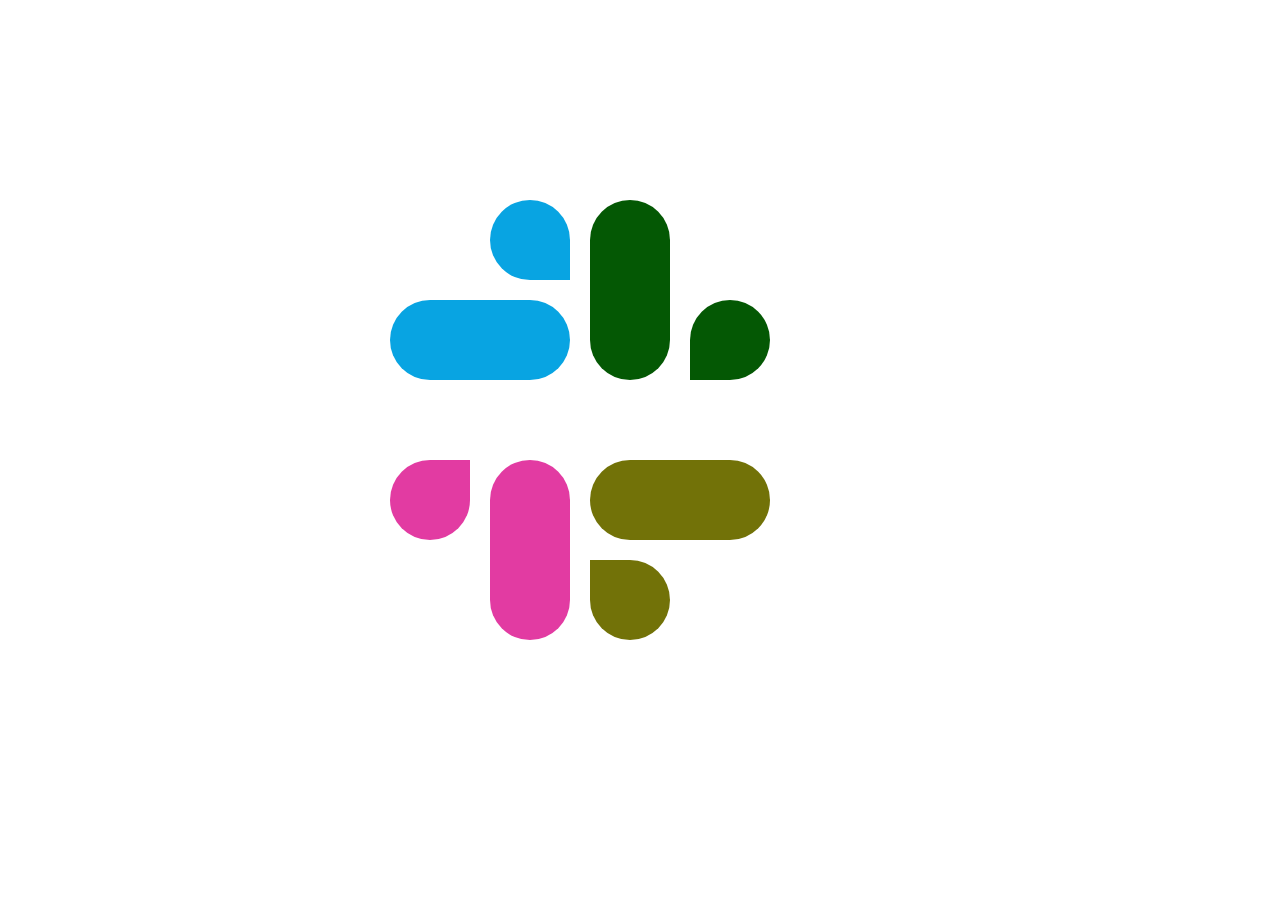
<file: LOGO-DESIGN/index.html>
<!DOCTYPE html>
<html lang="en">
<head>
    <meta charset="UTF-8">
    <meta name="viewport" content="width=device-width, initial-scale=1.0">
    <meta http-equiv="X-UA-Compatible" content="ie=edge">
    <title>Logo</title>
    <link rel="stylesheet" href="style.css">
</head>
<body>
    <div class="container">
        <div class="logo">
            <div class="blue small"></div>
            <div class="blue large"></div>
        </div>
        <div class="logo">
            <div class="green small"></div>
            <div class="green large"></div>
        </div>
        <div class="logo">
            <div class="red small"></div>
            <div class="red large"></div>
        </div>
        <div class="logo">
            <div class="yellow small"></div>
            <div class="yellow large"></div>
        </div>
    </div>
</body>
</html>
</file>
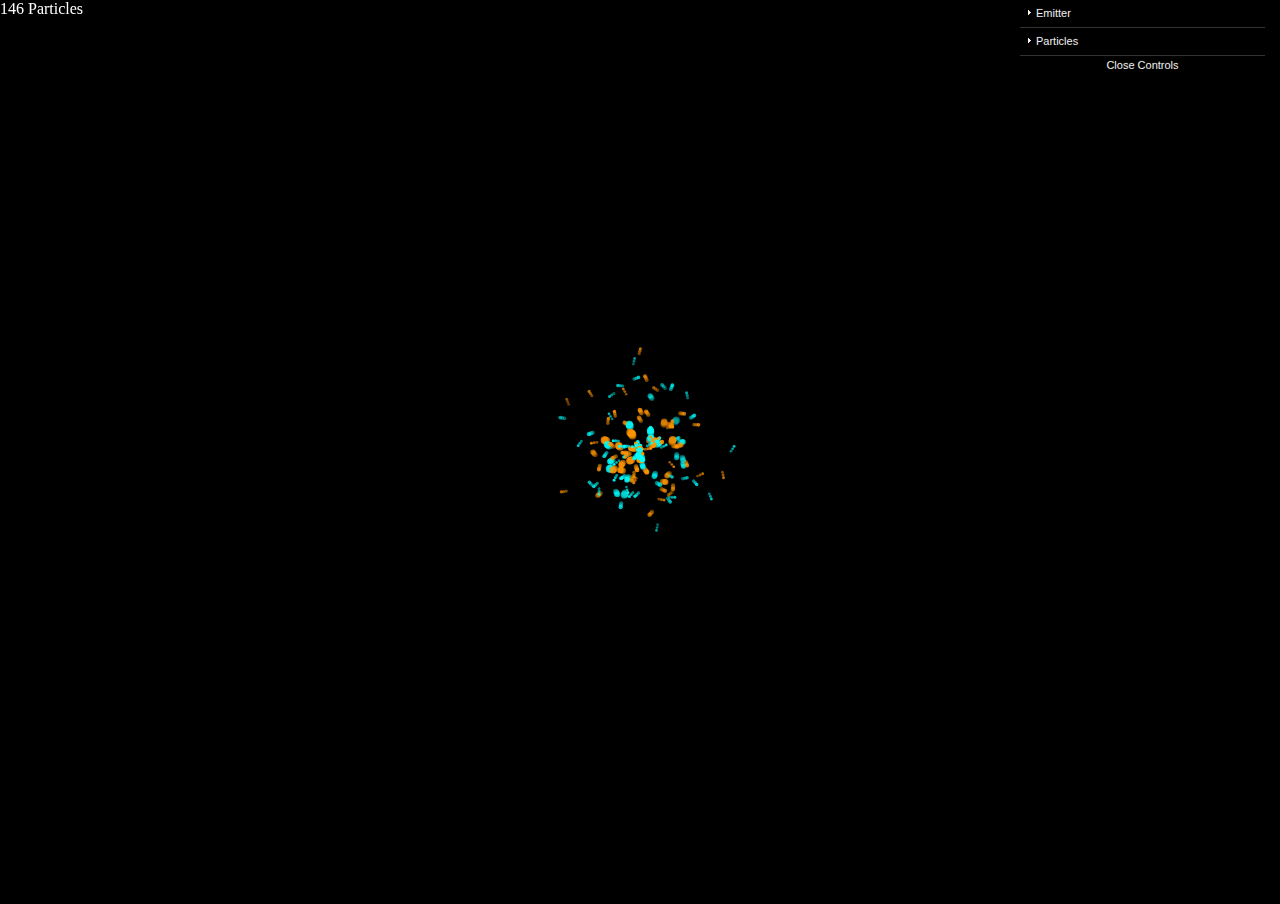
<file: MOUSE HOVER FLOWER ANIMATIONS/index.html>
<!DOCTYPE html>
<html lang="en">
<head>
    <meta charset="UTF-8">
    <meta name="viewport" content="width=device-width, initial-scale=1.0">
    <meta http-equiv="X-UA-Compatible" content="ie=edge">
    <title>Document</title>
    <link rel="stylesheet" href="style.css">
    <script src="dat.gui.min.js"></script>
    <script src="canvasjs.min.js"> </script>

</head>
<body>
    <canvas id="canvas"></canvas>
    <div id="count"></div>
    <script>
    var canvas = document.getElementById('canvas');
        var ctx = canvas.getContext('2d');
        w = ctx.canvas.width = window.innerWidth;
        h = ctx.canvas.height = window.innerHeight;
        window.onresize = function () {
            w = ctx.canvas.width = window.innerWidth;
            h = ctx.canvas.height = window.innerHeight;
            cx = w / 2;
            cy = h / 2;
        };
        dots = [];
        cx = w / 2;
        cy = h / 2;

        var controls = new function () {
            this.maxDots = 500;
            this.maxSpeed = 3;
            this.minSpeed = 1;
            this.emitRate = 10;
            this.emitNum = 2;
            this.radius = 2;
            this.trail = 0.2;
            this.maxTime = 3000;
            this.minTime = 1000;
            this.glow = 0;

            this.redraw = function () {
                clearInterval(emitter);
                emitter = setInterval(emitDots, controls.emitRate);
            };
        }();

        var gui = new dat.GUI({ resizable: false });
        var f1 = gui.addFolder('Emitter');
        var f2 = gui.addFolder('Particles');
        f1.add(controls, 'maxDots', 50, 1000).step(10).onChange(controls.redraw);
        f1.add(controls, 'emitNum', 1, 20).step(1).onChange(controls.redraw);
        f1.add(controls, 'emitRate', 10, 1000).step(10).onChange(controls.redraw);
        f2.add(controls, 'maxSpeed', 2, 3).onChange(controls.redraw);
        f2.add(controls, 'minSpeed', 1, 2).onChange(controls.redraw);
        f2.add(controls, 'maxTime', 3000, 6000).step(50).onChange(controls.redraw);
        f2.add(controls, 'minTime', 1000, 3000).step(50).onChange(controls.redraw);
        f2.add(controls, 'radius', 1, 3).onChange(controls.redraw);
        f2.add(controls, 'trail', 0.05, 0.4).onChange(controls.redraw);
        f2.add(controls, 'glow', 0, 30).step(1).onChange(controls.redraw);

        function emitDots(x, y) {
            if (dots.length < controls.maxDots) {
                for (var i = 0; i < controls.emitNum; i++) {
                    var col = Math.random() >= 0.5;
                    col ? (color = 35) : (color = 180);
                    dots.push({
                        x: cx,
                        y: cy,
                        v: Math.random() * (controls.maxSpeed - controls.minSpeed) + controls.minSpeed,
                        d: Math.random() * 360,
                        c: Math.random() * (5 - -5) + -5,
                        h: color,
                        st: Date.now(),
                        lt: Math.random() * (controls.maxTime - controls.minTime) + controls.minTime
                    });
                }
            }
            document.getElementById('count').innerHTML = dots.length + ' Particles';
        }

        function draw() {
            ctx.fillStyle = 'rgba(0,0,0,' + controls.trail + ')';
            ctx.fillRect(0, 0, w, h);
            ctx.fill();
            for (var i = 0; i < dots.length; i++) {
                var pct = (Date.now() - dots[i].st) / dots[i].lt;

                ctx.save();
                ctx.beginPath();
                ctx.fillStyle = 'hsla(' + dots[i].h + ', 100%, 50%, ' + (1 - pct) + ')';
                ctx.shadowColor = 'hsla(' + dots[i].h + ', 100%, 50%, 1)';
                ctx.shadowBlur = controls.glow;
                ctx.arc(dots[i].x, dots[i].y, Math.pow(controls.radius, 2) / dots[i].v, 0, Math.PI * 2);
                ctx.fill();
                ctx.closePath();
                ctx.restore();

                dots[i].x += dots[i].v * Math.cos(dots[i].d * Math.PI / 180);
                dots[i].y += dots[i].v * Math.sin(dots[i].d * Math.PI / 180);
                dots[i].d += dots[i].c;

                if (dots[i].x > w || dots[i].x < 0 || dots[i].y > h || dots[i].y < 0 || dots[i].st + dots[i].lt < Date.now()) {
                    dots.splice(i, 1);
                }
            }
            requestAnimationFrame(draw);
        }

        emitter = setInterval(emitDots, controls.emitRate);
        draw();

        canvas.onmousemove = function (e) {
            cx = e.clientX;
            cy = e.clientY;
        };
        canvas.ontouchmove = function (e) {
            cx = e.changedTouches[0].pageX;
            cy = e.changedTouches[0].pageY;
        };
        canvas.onmouseleave = function () {
            cx = w / 2;
            cy = h / 2;
        };
        canvas.ontouchend = function () {
            cx = w / 2;
            cy = h / 2;
        };
    </script>
</body>
</html>
</file>
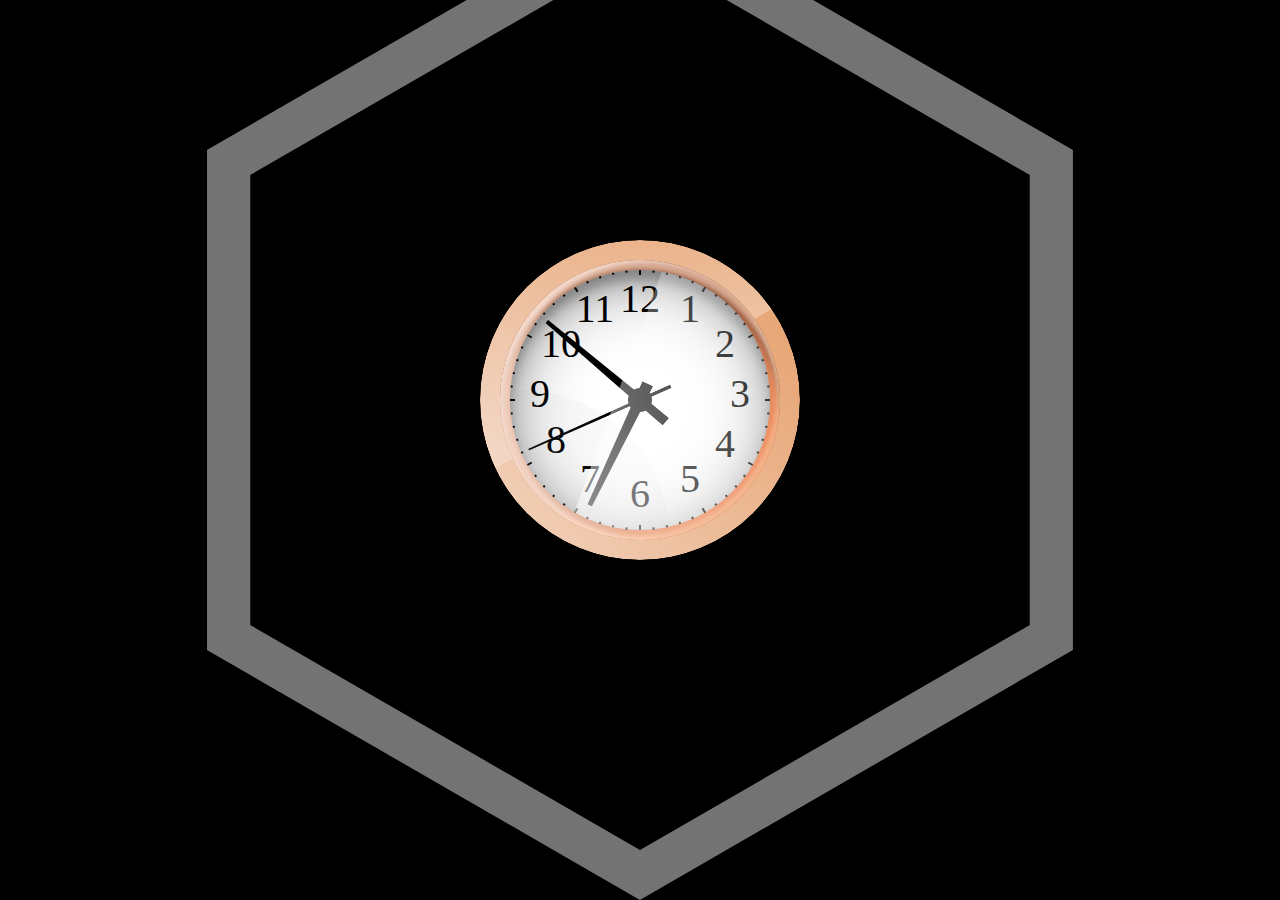
<file: WALL-CLOCK/index.html>
<!DOCTYPE html>
<html lang="en">
<head>
    <meta charset="UTF-8">
    <meta name="viewport" content="width=device-width, initial-scale=1.0">
    <meta http-equiv="X-UA-Compatible" content="ie=edge">
    <title>WALL-CLOCK</title>
    <link rel="stylesheet" href="style.css">
    <script src="script.js"></script>
</head>
<body>
    <!-- this program initially calculates rotation of clock hands based on time, then uses CSS animations to run clock after initial rotation is set -->
    
    <!-- outer hexagon -->
    <div class="hexCon3" id="hex3"></div>
    <!-- black border -->
    <div class="hexCon2"></div>
    <!-- inner hex -->
    <div class="hexCon">
        <!-- used with .expand animation -->
        <div class="whiteCircle expand" id="whiteCircle"></div>
        <!-- six tri containers, which hold all the geometric shapes-->
        <div class="tri">
    
            <div class="tri1 tri10"></div>
            <div class="tri1 tri2 tri9"></div>
            <div class="tri1 tri8"></div>
            <div class="tri1 tri2 tri7"></div>
            <div class="tri1 tri6"></div>
            <div class="tri1 tri5"></div>
            <div class="tri1 tri2 tri4"></div>
            <div class="tri1 tri3"></div>
            <div class="tri1 tri2"></div>
            <div class="tri1"></div>
    
    
            <div class="triL"></div>
            <div class="triL triR"></div>
            <div class="rhombus"></div>
        </div>
    
        <div class="tri triB">
    
            <div class="tri1 tri10"></div>
            <div class="tri1 tri2 tri9"></div>
            <div class="tri1 tri8"></div>
            <div class="tri1 tri2 tri7"></div>
            <div class="tri1 tri6"></div>
            <div class="tri1 tri5"></div>
            <div class="tri1 tri2 tri4"></div>
            <div class="tri1 tri3"></div>
            <div class="tri1 tri2"></div>
            <div class="tri1"></div>
    
    
            <div class="triL"></div>
            <div class="triL triR"></div>
            <div class="rhombus"></div>
        </div>
    
        <div class="tri triC">
    
            <div class="tri1 tri10"></div>
            <div class="tri1 tri2 tri9"></div>
            <div class="tri1 tri8"></div>
            <div class="tri1 tri2 tri7"></div>
            <div class="tri1 tri6"></div>
            <div class="tri1 tri5"></div>
            <div class="tri1 tri2 tri4"></div>
            <div class="tri1 tri3"></div>
            <div class="tri1 tri2"></div>
            <div class="tri1"></div>
    
    
            <div class="triL"></div>
            <div class="triL triR"></div>
            <div class="rhombus"></div>
        </div>
    
        <div class="tri triD">
    
            <div class="tri1 tri10"></div>
            <div class="tri1 tri2 tri9"></div>
            <div class="tri1 tri8"></div>
            <div class="tri1 tri2 tri7"></div>
            <div class="tri1 tri6"></div>
            <div class="tri1 tri5"></div>
            <div class="tri1 tri2 tri4"></div>
            <div class="tri1 tri3"></div>
            <div class="tri1 tri2"></div>
            <div class="tri1"></div>
    
    
            <div class="triL"></div>
            <div class="triL triR"></div>
            <div class="rhombus"></div>
        </div>
    
        <div class="tri triE">
    
            <div class="tri1 tri10"></div>
            <div class="tri1 tri2 tri9"></div>
            <div class="tri1 tri8"></div>
            <div class="tri1 tri2 tri7"></div>
            <div class="tri1 tri6"></div>
            <div class="tri1 tri5"></div>
            <div class="tri1 tri2 tri4"></div>
            <div class="tri1 tri3"></div>
            <div class="tri1 tri2"></div>
            <div class="tri1"></div>
    
    
            <div class="triL"></div>
            <div class="triL triR"></div>
            <div class="rhombus"></div>
        </div>
    
        <div class="tri triF">
    
            <div class="tri1 tri10"></div>
            <div class="tri1 tri2 tri9"></div>
            <div class="tri1 tri8"></div>
            <div class="tri1 tri2 tri7"></div>
            <div class="tri1 tri6"></div>
            <div class="tri1 tri5"></div>
            <div class="tri1 tri2 tri4"></div>
            <div class="tri1 tri3"></div>
            <div class="tri1 tri2"></div>
            <div class="tri1"></div>
    
    
            <div class="triL"></div>
            <div class="triL triR"></div>
            <div class="rhombus"></div>
        </div>
    
    
    
    
    
    
        <!-- outerRing and middleRing used to make clockCon look like a shiny clock-->
        <div class="clockCon">
            <div class="outerRing" id="outerRing">
                <div class="middleRing" id="middleRing">
                    <div class="clockFace">
                        <!-- all the little lines on the clock-->
                        <div class="bar">
                            <div class="barLeft barLeft2"></div>
                            <div class="barRight barRight2"></div>
                        </div>
                        <div class="bar rot6">
                            <div class="barLeft"></div>
                            <div class="barRight"></div>
                        </div>
                        <div class="bar rot12">
                            <div class="barLeft"></div>
                            <div class="barRight"></div>
                        </div>
                        <div class="bar rot18">
                            <div class="barLeft"></div>
                            <div class="barRight"></div>
                        </div>
                        <div class="bar rot24">
                            <div class="barLeft"></div>
                            <div class="barRight"></div>
                        </div>
                        <div class="bar rot30">
                            <div class="barLeft barLeft2"></div>
                            <div class="barRight barRight2"></div>
                        </div>
                        <div class="bar rot36">
                            <div class="barLeft"></div>
                            <div class="barRight"></div>
                        </div>
                        <div class="bar rot42">
                            <div class="barLeft"></div>
                            <div class="barRight"></div>
                        </div>
                        <div class="bar rot48">
                            <div class="barLeft"></div>
                            <div class="barRight"></div>
                        </div>
                        <div class="bar rot54">
                            <div class="barLeft"></div>
                            <div class="barRight"></div>
                        </div>
                        <div class="bar rot60">
                            <div class="barLeft barLeft2"></div>
                            <div class="barRight barRight2"></div>
                        </div>
                        <div class="bar rot66">
                            <div class="barLeft"></div>
                            <div class="barRight"></div>
                        </div>
                        <div class="bar rot72">
                            <div class="barLeft"></div>
                            <div class="barRight"></div>
                        </div>
                        <div class="bar rot78">
                            <div class="barLeft"></div>
                            <div class="barRight"></div>
                        </div>
                        <div class="bar rot84">
                            <div class="barLeft"></div>
                            <div class="barRight"></div>
                        </div>
                        <div class="bar rot90">
                            <div class="barLeft barLeft2"></div>
                            <div class="barRight barRight2"></div>
                        </div>
                        <div class="bar rot96">
                            <div class="barLeft"></div>
                            <div class="barRight"></div>
                        </div>
                        <div class="bar rot102">
                            <div class="barLeft"></div>
                            <div class="barRight"></div>
                        </div>
                        <div class="bar rot108">
                            <div class="barLeft"></div>
                            <div class="barRight"></div>
                        </div>
                        <div class="bar rot114">
                            <div class="barLeft"></div>
                            <div class="barRight"></div>
                        </div>
                        <div class="bar rot120">
                            <div class="barLeft barLeft2"></div>
                            <div class="barRight barRight2"></div>
                        </div>
                        <div class="bar rot126">
                            <div class="barLeft"></div>
                            <div class="barRight"></div>
                        </div>
                        <div class="bar rot132">
                            <div class="barLeft"></div>
                            <div class="barRight"></div>
                        </div>
                        <div class="bar rot138">
                            <div class="barLeft"></div>
                            <div class="barRight"></div>
                        </div>
                        <div class="bar rot144">
                            <div class="barLeft"></div>
                            <div class="barRight"></div>
                        </div>
                        <div class="bar rot150">
                            <div class="barLeft barLeft2"></div>
                            <div class="barRight barRight2"></div>
                        </div>
                        <div class="bar rot156">
                            <div class="barLeft"></div>
                            <div class="barRight"></div>
                        </div>
                        <div class="bar rot162">
                            <div class="barLeft"></div>
                            <div class="barRight"></div>
                        </div>
                        <div class="bar rot168">
                            <div class="barLeft"></div>
                            <div class="barRight"></div>
                        </div>
                        <div class="bar rot174">
                            <div class="barLeft"></div>
                            <div class="barRight"></div>
                        </div>
                        <!-- clock numbers -->
                        <div class="number">12</div>
                        <div class="number number1">1</div>
                        <div class="number number2">2</div>
                        <div class="number number3">3</div>
                        <div class="number number4">4</div>
                        <div class="number number5">5</div>
                        <div class="number number6">6</div>
                        <div class="number number7">7</div>
                        <div class="number number8">8</div>
                        <div class="number number9">9</div>
                        <div class="number number10">10</div>
                        <div class="number number11">11</div>
                        <!--hands of the clock-->
                        <div class="bar" id="hourBar">
                            <div class="barInn" id="houBarIn">
                                <div class="hourHand">
    
                                </div>
                            </div>
                        </div>
                        <div class="bar" id="minuteBar">
                            <div class="barInn" id="minBarIn">
                                <div class="minuteHand"></div>
                                <div class="handPoly"></div>
                            </div>
                        </div>
                        <div class="bar" id="secondBar">
                            <div class="barInn" id="secBarIn">
                                <div class="secondHand"></div>
                            </div>
                        </div>
    
                    </div>
    
                    <div class="glow" id="glow">
    
                    </div>
                </div>
            </div>
    
        </div>
        <!-- used to provide a border around clock -->
        <div class="clockCon2"></div>
    </div>

</body>
</html>
</file>
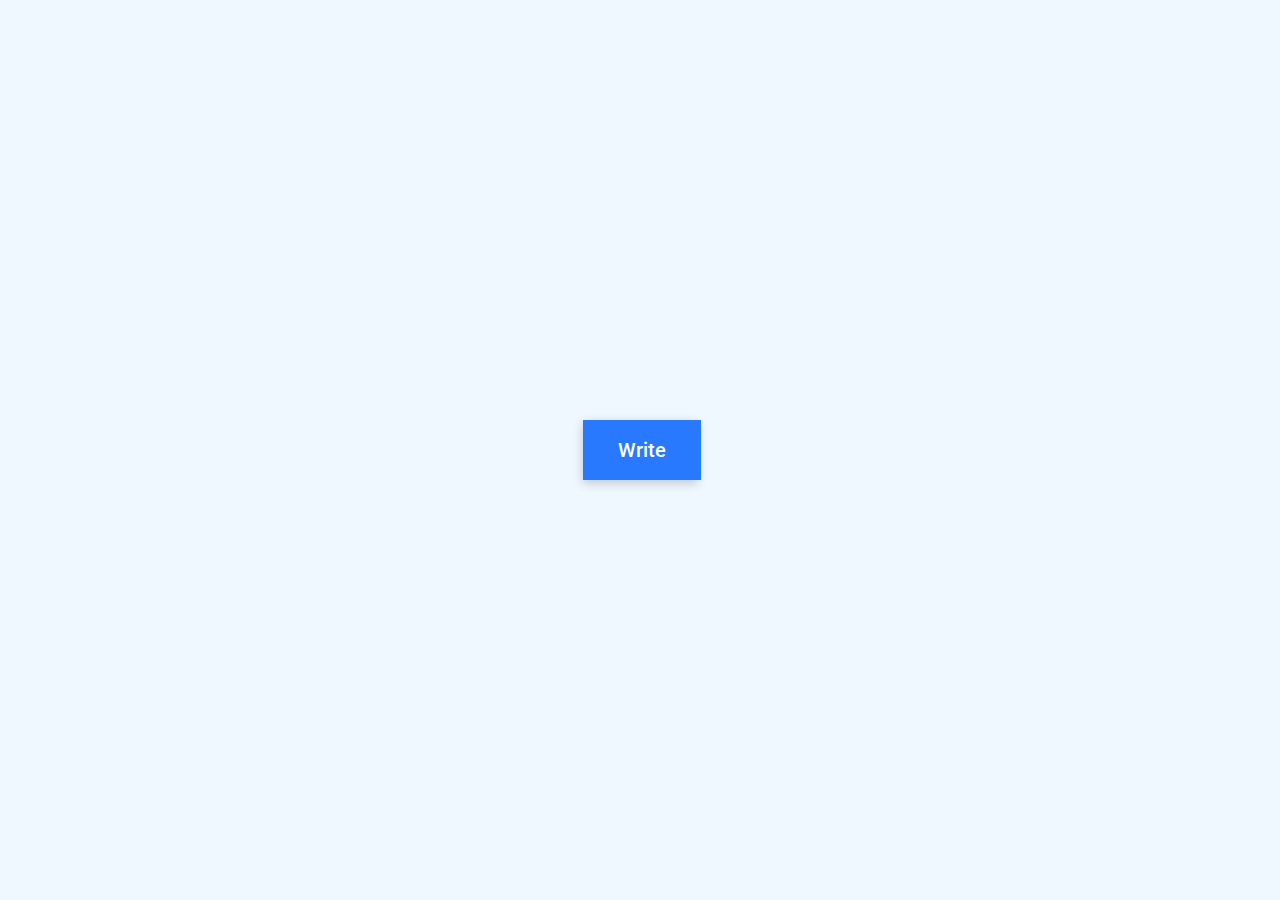
<file: WRITER-DESIGN/index.html>
<html>
  <head>
    <title>Writer</title>
    <meta http-equiv="Content-Type" content="text/html; charset=utf-8">
    <link type="text/css" href="style.css" rel="stylesheet" media="screen, projection">
    <link href="https://fonts.googleapis.com/css?family=Roboto" rel="stylesheet">
    <link href="https://fonts.googleapis.com/icon?family=Material+Icons" rel="stylesheet">
  </head>
  <body class="body">
    <div class="layout">
      <div class="button">
        <button type="button" class="button__trigger">Write</button>

        <div class="toolbar">
          <ul class="toolbar__slot toolbar__slot--left">
            <li class="toolbar__item"><i class="material-icons">format_bold</i></li>
            <li class="toolbar__item"><i class="material-icons">format_underline</i></li>
            <li class="toolbar__item"><i class="material-icons">format_italic</i></li>
            <li class="toolbar__item"><i class="material-icons">format_list_bulleted</i></li>
            <li class="toolbar__item"><i class="material-icons">format_list_numbered</i></li>
          </ul>

          <ul class="toolbar__slot toolbar__slot--right">
            <li class="toolbar__item"><i class="material-icons">link</i></li>
            <li class="toolbar__item"><i class="material-icons">insert_photo</i></li>
            <li class="toolbar__item arrow"><i class="material-icons">keyboard_arrow_down</i></li>
          </ul>
        </div>

        <div class="editor">
          <textarea class="editor__textarea" placeholder="Start writing..."></textarea>
        </div>
      </div>
    </div>

    <script type="text/javascript" src="script.js"></script>
  </body>
</html>
</file>
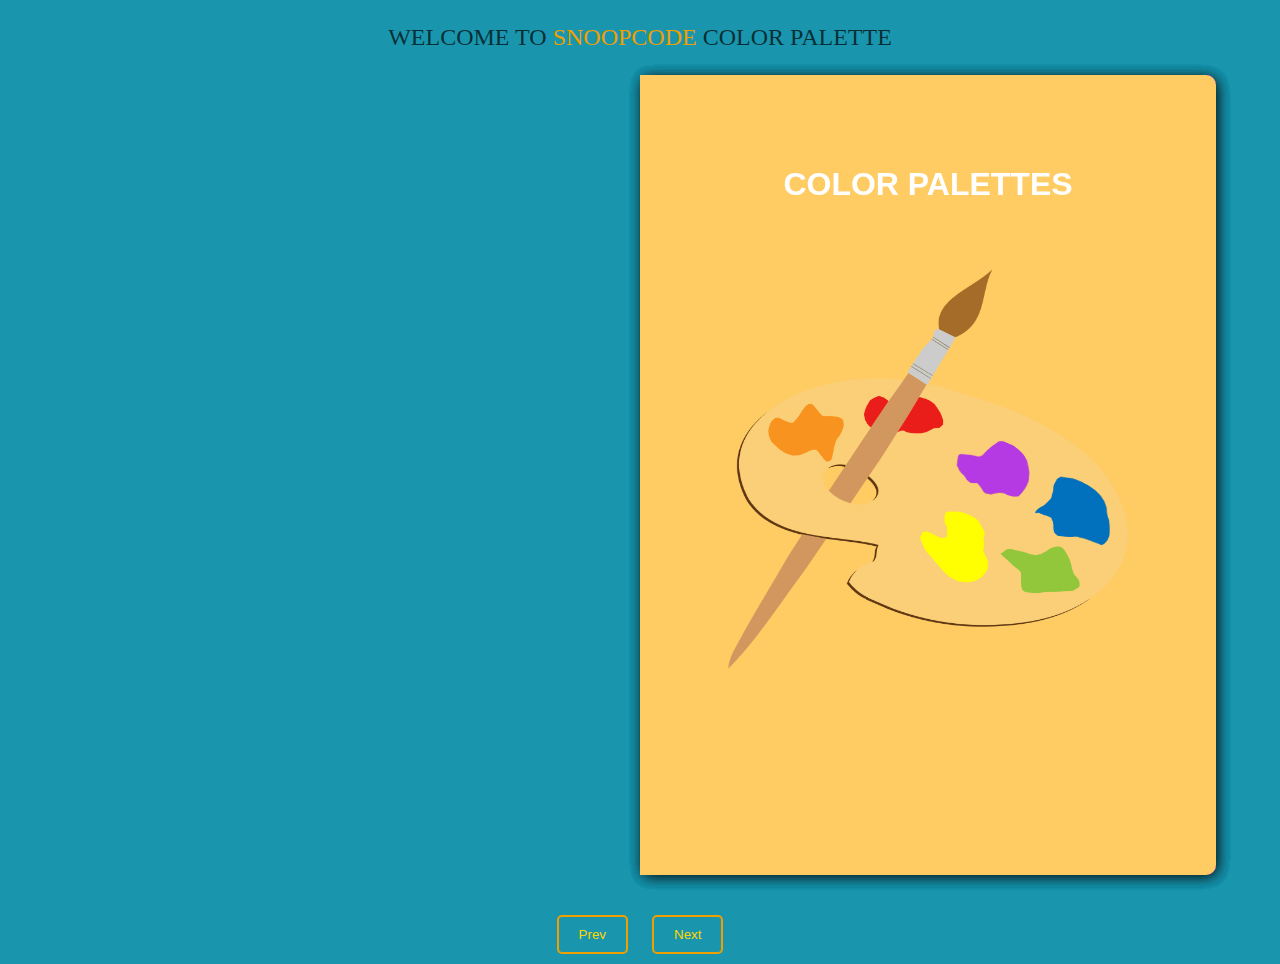
<file: COLOR BOOK AND WIKI VIEWER/color.html>
<!DOCTYPE html>
<html lang="en">
<head>
    <meta charset="UTF-8">
    <meta name="viewport" content="width=device-width, initial-scale=1.0">
<!-- <script src="jquery.min.js"></script> -->
</head>
<style>
  body{
            margin:0;
            background-color: #1995ad;
        }
        *{
            box-sizing: border-box;
        }
        .book-section{
            height: 100vh;
            width: 100%;
            text-align: center;
        }
        .book-section > .container{
            height: 800px;
            width: 90%;
            position: relative;
            left: 50%;
            transform: translateX(-50%);
            border-radius: 2%;
            margin-bottom: 30px;
            perspective: 1200px;
        }
        .container > .right{
            position: absolute;
            height: 100%;
            width: 50%;
            transition: 0.7s ease-in-out;
            transform-style: preserve-3d;
        }
        .book-section > .container > .right{
            right:0;
            transform-origin: left;
            border-radius: 10px 0 0 10px;
        }
        .right > figure.front, .right > figure.back{
            margin: 0;
            height: 100%;
            width: 100%;
            position: absolute;
            left:0;
            top:0;
            background-size: 200%;
            background-repeat: no-repeat;
            backface-visibility: hidden;
            background-color: white;
            overflow: hidden;
        }
        .right > figure.front{
            background-position: right;
            border-radius: 0 10px 10px 0;
            box-shadow: 2px 2px 15px -2px rgba(0,0,0,0.2);
        }
        .right > figure.back{
            background-position: left;
            border-radius: 10px 0 0 10px;
            box-shadow: -2px 2px 15px -2px rgba(0,0,0,0.2);
            transform: rotateY(180deg);
        }
        .flip{
            transform: rotateY(-180deg);
        }
        .flip::before{
            content: "";
            position: absolute;
            top:0;
            left:0;
            z-index: 10;
            width: 100%;
            height: 100%;
            border-radius: 0 10px 10px 0;
            background-color: rgba(0,0,0,0.1);
        }
        .book-section > button{
            border: 2px solid #ef9f00;
            background-color: transparent;
            color: gold;
            padding: 10px 20px;
            border-radius: 5px;
            cursor: pointer;
            margin: 10px;
            transition: 0.3s ease-in-out;
        }
        .book-section > button:focus, .book-section > button:active{
            outline: none;
        }
        .book-section > p{
            color: rgba(0,0,0,0.7);
            font-family: calibri;
            font-size: 24px;
        }
        .book-section > p > a{
            text-decoration: none;
            color: #ef9f00;
        }
        .book-section > button:hover{
            background-color: #ef9f00;
            color: #fff;
        }
        .front#cover, .back#back-cover{
            background-color: #ffcb63;
            font-family: 'Trebuchet MS', 'Lucida Sans Unicode', 'Lucida Grande', 'Lucida Sans', Arial, sans-serif;
            text-align: center;
            padding-top:70px;
        }
        .front#cover h1{
            color: #fff;
        }
        .front#cover p{
            color: rgba(0,0,0,0.8);
            font-size: 30px;
        }
       #copy
       {
           height: 300px;
           width:300px;
           border-radius: 50%;
           border: none;
           outline:none;
           text-align: center;
           box-shadow:10px 10px 5px rgba(0,0,0,0.5);
           margin-top:400px;
           font-size: 30px;
       }
       #block
       {
           height:50px;
           width: 350px;
           padding-top: 0.5px;
           margin-left:30px;
       }
       #color1
       {
        float: left;
       }
       #color2
       {
        float: right;
        margin-right:30px;
       }
</style>
<body>
    <div class="book-section">
        <p>WELCOME TO <a href="index.html" target="_blank">SNOOPCODE</a> COLOR PALETTE</p>
         <div class="container">
                <div class="right">
                        <figure class="back" id="back-cover">

                        </figure>
                        <figure class="front" style="padding-top:40px;" >
                               <h1 style="font-size:30px;color:#333;font-family: cursive">COLOR CODES</h1>
                                <div id="color1">
                               <div id="block" style="background-color:#f70025">
                                   <h3>#f70025</h3>
                               </div>
                               <div id="block" style="background-color:#f25c00">
                                    <h3>#f25c00</h3>
                                </div>
                                <div id="block" style="background-color:#f9a603">
                                        <h3>#f9a603</h3>
                                    </div>
                                    <div id="block" style="background-color:#a1be95">
                                            <h3>#a1be95</h3>
                                        </div>
                                        <div id="block" style="background-color:#e2dfa2">
                                                <h3>#e2dfa2</h3>
                                            </div>
                                            <div id="block" style="background-color:#92aac7">
                                                    <h3>#92aac7</h3>
                                                </div>
                                                <div id="block" style="background-color:#ed5752">
                                                        <h3>#ed5752</h3>
                                                    </div>
                                                    <div id="block" style="background-color:#4897d8">
                                                            <h3>#4897d8</h3>
                                                        </div>
                                                        <div id="block" style="background-color:#ffdb5c">
                                                                <h3>#ffdb5c</h3>
                                                            </div>
                                                            <div id="block" style="background-color:#fa6e59">
                                                                    <h3>#fa6e59</h3>
                                                                </div>
                                                                <div id="block" style="background-color:#f8a055">
                                                                        <h3>#f8a055</h3>
                                                                    </div>
                                                                    <div id="block" style="background-color:#af4425">
                                                                            <h3>#af4425</h3>
                                                                        </div>
                                                                        <div id="block" style="background-color:#662e1c">
                                                                                <h3>#662e1c</h3>
                                                                            </div>
                               </div>
                               <div id="color2">
                                    <div id="block" style="background-color:#ebdcb2">
                                        <h3>#ebdcb2</h3>
                                    </div>
                                    <div id="block" style="background-color:#c9a66b">
                                         <h3>#c9a66b</h3>
                                     </div>
                                     <div id="block" style="background-color:#c1e1dc">
                                             <h3>#c1e1dc</h3>
                                         </div>
                                         <div id="block" style="background-color:#4c3f54">
                                                 <h3>#4c3f54</h3>
                                             </div>
                                             <div id="block" style="background-color:#d13525">
                                                     <h3>#d13525</h3>
                                                 </div>
                                                 <div id="block" style="background-color:#f2c057">
                                                         <h3>#f2c057</h3>
                                                     </div>
                                                     <div id="block" style="background-color:#486824">
                                                             <h3>#486824</h3>
                                                         </div>
                                                         <div id="block" style="background-color:#faaf08">
                                                                 <h3>#faaf08</h3>
                                                             </div>
                                                             <div id="block" style="background-color:#fa812f">
                                                                     <h3>#fa812f</h3>
                                                                 </div>
                                                                 <div id="block" style="background-color:#fa4032">
                                                                         <h3>#fa4032</h3>
                                                                     </div>
                                                                     <div id="block" style="background-color:#fef3e2">
                                                                             <h3>#fef3e2</h3>
                                                                         </div>
                                                                         <div id="block" style="background-color:#f4ec6a">
                                                                                 <h3>#f4ec6a</h3>
                                                                             </div>
                                                                             <div id="block" style="background-color:#bbcf4a">
                                                                                     <h3>#bbcf4a</h3>
                                                                                 </div>
                                    </div>
                       </figure>
                    </div>
                <div class="right">
                        <figure class="back" style="padding-top:40px;">
                                <h1 style="font-size:30px;color:#333;font-family: cursive">COLOR CODES</h1>
                                <div id="color1">
                                        <div id="block" style="background-color:#ffd64d">
                                            <h3>#ffd64d</h3>
                                        </div>
                                        <div id="block" style="background-color:#9bc01c">
                                             <h3>#9bc01c</h3>
                                         </div>
                                         <div id="block" style="background-color:#2e2300">
                                                 <h3>#2e2300</h3>
                                             </div>
                                             <div id="block" style="background-color:#6e6702">
                                                     <h3>#6e6702</h3>
                                                 </div>
                                                 <div id="block" style="background-color:#c05805">
                                                         <h3>#c05805</h3>
                                                     </div>
                                                     <div id="block" style="background-color:#db9501">
                                                             <h3>#db9501</h3>
                                                         </div>
                                                         <div id="block" style="background-color:#50312f">
                                                                 <h3>#50312f</h3>
                                                             </div>
                                                             <div id="block" style="background-color:#cb0000">
                                                                     <h3>#cb0000</h3>
                                                                 </div>
                                                                 <div id="block" style="background-color:#e4ea8c">
                                                                         <h3>#e4ea8c</h3>
                                                                     </div>
                                                                     <div id="block" style="background-color:#3f6c45">
                                                                             <h3>#3f6c45</h3>
                                                                         </div>
                                                                         <div id="block" style="background-color:#34888c">
                                                                                 <h3>#34888c</h3>
                                                                             </div>
                                                                             <div id="block" style="background-color:#7caa2d">
                                                                                     <h3>#7caa2d</h3>
                                                                                 </div>
                                                                                 <div id="block" style="background-color:#cb6318">
                                                                                         <h3>#cb6318</h3>
                                                                                     </div>
                                        </div>
                                        <div id="color2">
                                             <div id="block" style="background-color:#0f1b07">
                                                 <h3>#0f1b07</h3>
                                             </div>
                                             <div id="block" style="background-color:#ffffff">
                                                  <h3>#ffffff</h3>
                                              </div>
                                              <div id="block" style="background-color:#5c821a">
                                                      <h3>#5c821a</h3>
                                                  </div>
                                                  <div id="block" style="background-color:#c6d166">
                                                          <h3>#c6d166</h3>
                                                      </div>
                                                      <div id="block" style="background-color:#00293c">
                                                              <h3>#00283c</h3>
                                                          </div>
                                                          <div id="block" style="background-color:#1e656d">
                                                                  <h3>#1e656d</h3>
                                                              </div>
                                                              <div id="block" style="background-color:#f1f3ce">
                                                                      <h3>#f1f3ce</h3>
                                                                  </div>
                                                                  <div id="block" style="background-color:#f62a00">
                                                                          <h3>#f62a00</h3>
                                                                      </div>
                                                                      <div id="block" style="background-color:#626d71">
                                                                              <h3>#626d71</h3>
                                                                          </div>
                                                                          <div id="block" style="background-color:#cdcdc0">
                                                                                  <h3>#cdcdc0</h3>
                                                                              </div>
                                                                              <div id="block" style="background-color:#ddbc95">
                                                                                      <h3>#ddbc95</h3>
                                                                                  </div>
                                                                                  <div id="block" style="background-color:#b38867">
                                                                                          <h3>#1995ad</h3>
                                                                                      </div>
                                                                                      <div id="block" style="background-color:#1e1f26">
                                                                                              <h3>#1e1f26</h3>
                                                                                          </div>
                                             </div>
                        </figure>
                        <figure class="front" style="padding-top:40px;" >
                               <h1 style="font-size:30px;color:#333;font-family: cursive">COLOR CODES</h1>
                                <div id="color1">
                               <div id="block" style="background-color:#f98866">
                                   <h3>#f98866</h3>
                               </div>
                               <div id="block" style="background-color:#ff420e">
                                    <h3>#ff420e</h3>
                                </div>
                                <div id="block" style="background-color:#80BD9e">
                                        <h3>#80BD9e</h3>
                                    </div>
                                    <div id="block" style="background-color:#89DA59">
                                            <h3>#89DA59</h3>
                                        </div>
                                        <div id="block" style="background-color:#336B87">
                                                <h3>#336B87</h3>
                                            </div>
                                            <div id="block" style="background-color:#2A3132">
                                                    <h3>#2A3132</h3>
                                                </div>
                                                <div id="block" style="background-color:#763626">
                                                        <h3>#763626</h3>
                                                    </div>
                                                    <div id="block" style="background-color:#46211a">
                                                            <h3>#46211a</h3>
                                                        </div>
                                                        <div id="block" style="background-color:#a43820">
                                                                <h3>#a43820</h3>
                                                            </div>
                                                            <div id="block" style="background-color:#003b46">
                                                                    <h3>#003b46</h3>
                                                                </div>
                                                                <div id="block" style="background-color:#c4dfe6">
                                                                        <h3>#c4dfe6</h3>
                                                                    </div>
                                                                    <div id="block" style="background-color:#021c1e">
                                                                            <h3>#021c1e</h3>
                                                                        </div>
                                                                        <div id="block" style="background-color:#f18d9e">
                                                                                <h3>#f18d9e</h3>
                                                                            </div>
                               </div>
                               <div id="color2">
                                    <div id="block" style="background-color:#4cb5f5">
                                        <h3>#4cb5f5</h3>
                                    </div>
                                    <div id="block" style="background-color:#b7b8b6">
                                         <h3>#b7b8b6</h3>
                                     </div>
                                     <div id="block" style="background-color:#34675c">
                                             <h3>#34675c</h3>
                                         </div>
                                         <div id="block" style="background-color:#b3c100">
                                                 <h3>#b3c100</h3>
                                             </div>
                                             <div id="block" style="background-color:#de7a22">
                                                     <h3>#de7a22</h3>
                                                 </div>
                                                 <div id="block" style="background-color:#20948b">
                                                         <h3>#20948b</h3>
                                                     </div>
                                                     <div id="block" style="background-color:#6ab187">
                                                             <h3>#6ab187</h3>
                                                         </div>
                                                         <div id="block" style="background-color:#8d230f">
                                                                 <h3>#8d230f</h3>
                                                             </div>
                                                             <div id="block" style="background-color:#1e434c">
                                                                     <h3>#1e434c</h3>
                                                                 </div>
                                                                 <div id="block" style="background-color:#9b4f0f">
                                                                         <h3>#9b4f0f</h3>
                                                                     </div>
                                                                     <div id="block" style="background-color:#c99e10">
                                                                             <h3>#c99e10</h3>
                                                                         </div>
                                                                         <div id="block" style="background-color:#1995ad">
                                                                                 <h3>#1995ad</h3>
                                                                             </div>
                                                                             <div id="block" style="background-color:#f52549">
                                                                                     <h3>#f52549</h3>
                                                                                 </div>
                                    </div>
                       </figure>
                    </div>
            <div class="right">
                        <figure class="back" style="background-image: linear-gradient(to right, #eea2a2 0%, #bbc1bf 19%, #57c6e1 42%, #b49fda 79%, #7ac5d8 100%);">
                                <input type="text" value="background-image: linear-gradient(to right, #eea2a2 0%, #bbc1bf 19%, #57c6e1 42%, #b49fda 79%, #7ac5d8 100%);" id="myInput" style="opacity:0">
                                <button onclick="myFunction()" id="copy" style="background-image: linear-gradient(to right, #eea2a2 0%, #bbc1bf 19%, #57c6e1 42%, #b49fda 79%, #7ac5d8 100%);">Copy CSS</button>
                        </figure>
                 <figure class="front" style="background-image: linear-gradient(to top, #c71d6f 0%, #d09693 100%);">
                        <input type="text" value="background-image: linear-gradient(to top, #c71d6f 0%, #d09693 100%);" id="myInput" style="opacity:0">
                        <button onclick="myFunction()" id="copy" style="background-image: linear-gradient(to top, #c71d6f 0%, #d09693 100%);">Copy CSS</button>
                </figure>
             </div>
             <div class="right">
                 <figure class="back" style="background-image: linear-gradient(to top, #00c6fb 0%, #005bea 100%);">
                        <input type="text" value="background-image: linear-gradient(to top, #00c6fb 0%, #005bea 100%);" id="myInput" style="opacity:0">
                        <button onclick="myFunction()" id="copy" style="background-image: linear-gradient(to top, #00c6fb 0%, #005bea 100%);">Copy CSS</button>
              </figure>
                 <figure class="front" style="background-image: linear-gradient(-20deg, #fc6076 0%, #ff9a44 100%);">
                        <input type="text" value="background-image: linear-gradient(-20deg, #fc6076 0%, #ff9a44 100%);" id="myInput" style="opacity:0">
                        <button onclick="myFunction()" id="copy" style="background-image: linear-gradient(-20deg, #fc6076 0%, #ff9a44 100%);">Copy CSS</button>
              </figure>
             </div>
             <div class="right">
                 <figure class="back" style="background-image: linear-gradient(to right, #d7d2cc 0%, #304352 100%);">
                        <input type="text" value="background-image: linear-gradient(to right, #d7d2cc 0%, #304352 100%);" id="myInput" style="opacity:0">
                        <button onclick="myFunction()" id="copy" style="background-image: linear-gradient(to right, #d7d2cc 0%, #304352 100%);">Copy CSS</button>
              </figure>
                 <figure class="front" style="background-image: linear-gradient(-225deg, #D4FFEC 0%, #57F2CC 48%, #4596FB 100%);">
                        <input type="text" value="background-image: linear-gradient(-225deg, #D4FFEC 0%, #57F2CC 48%, #4596FB 100%);" id="myInput" style="opacity:0">
                        <button onclick="myFunction()" id="copy" style="background-image: linear-gradient(-225deg, #D4FFEC 0%, #57F2CC 48%, #4596FB 100%);">Copy CSS</button>
              </figure>
             </div>
             <div class="right">
                 <figure class="back" style="background-image: linear-gradient(-225deg, #231557 0%, #44107A 29%, #FF1361 67%, #FFF800 100%);">
                        <input type="text" value="background-image: linear-gradient(-225deg, #231557 0%, #44107A 29%, #FF1361 67%, #FFF800 100%);" id="myInput" style="opacity:0">
                        <button onclick="myFunction()" id="copy" style="background-image: linear-gradient(-225deg, #231557 0%, #44107A 29%, #FF1361 67%, #FFF800 100%);">Copy CSS</button>
              </figure>
                 <figure class="front" style="background-image: linear-gradient(-225deg, #AC32E4 0%, #7918F2 48%, #4801FF 100%);">
                        <input type="text" value="background-image: linear-gradient(-225deg, #AC32E4 0%, #7918F2 48%, #4801FF 100%);" id="myInput" style="opacity:0">
                        <button onclick="myFunction()" id="copy" style="background-image: linear-gradient(-225deg, #AC32E4 0%, #7918F2 48%, #4801FF 100%);">Copy CSS</button>
              </figure>
             </div>
             <div class="right">
                 <figure class="back" style="background-image: linear-gradient(to right, #00dbde 0%, #fc00ff 100%);">
                        <input type="text" value="background-image: linear-gradient(to right, #00dbde 0%, #fc00ff 100%);" id="myInput" style="opacity:0">
                        <button onclick="myFunction()" id="copy" style="background-image: linear-gradient(to right, #00dbde 0%, #fc00ff 100%);">Copy CSS</button>
              
                </figure>
                 <figure class="front" style="background-image: linear-gradient(to top, #cc208e 0%, #6713d2 100%);">
                        <input type="text" value="background-image: linear-gradient(to top, #cc208e 0%, #6713d2 100%);" id="myInput" style="opacity:0">
                        <button onclick="myFunction()" id="copy" style="background-image: linear-gradient(to top, #cc208e 0%, #6713d2 100%);">Copy CSS</button>
                </figure>
             </div>
             <div class="right">
                 <figure class="back" style="background-image: linear-gradient(to top, #0fd850 0%, #f9f047 100%);">
                        <input type="text" value="background-image: linear-gradient(to top, #0fd850 0%, #f9f047 100%);" id="myInput" style="opacity:0">
                        <button onclick="myFunction()" id="copy" style="background-image: linear-gradient(to top, #0fd850 0%, #f9f047 100%);">Copy CSS</button>
                </figure>
                 <figure class="front" id="cover">
                     <h1 >COLOR PALETTES</h1>
                     <p></p>
                     <br><br>
                     <img style="height:400px;width:400px;" src="Artists-Palette-And-Brush.png" alt="">
     </figure>
             </div>
         </div>
         <button onclick="turnLeft()">Prev</button> <button onclick="turnRight()">Next</button>
         <br/>
     </div>
     
     <script>
            function myFunction() {
              var copyText = document.getElementById("myInput");
              copyText.select();
              document.execCommand("copy");
            }
            </script>
    <script type="text/javascript">
        var currentPage = 0;
        var right = document.getElementsByClassName("right");
    var si = right.length;
    var z=1;
    function turnRight()
    {
        if(si>=1){
            si--;
        }
        else{
            si=right.length-1;
            function sttmot(i){
                setTimeout(function(){right[i].style.zIndex="auto";},300);
            }
            for(var i=0;i<right.length;i++){
                right[i].className="right";
                sttmot(i);
                z=1;
            }
        }
        right[si].classList.add("flip");
        z++;
        right[si].style.zIndex=z;
    }
    function turnLeft()
    {
        if(si<right.length){
            si++;
        }
        else{
            si=1;
            for(var i=right.length-1;i>0;i--){
                right[i].classList.add("flip");
                right[i].style.zIndex=right.length+1-i;
            }
        }
        right[si-1].className="right";
        setTimeout(function(){right[si-1].style.zIndex="auto";},350);
    }
    </script>
</body>
</html>
</file>
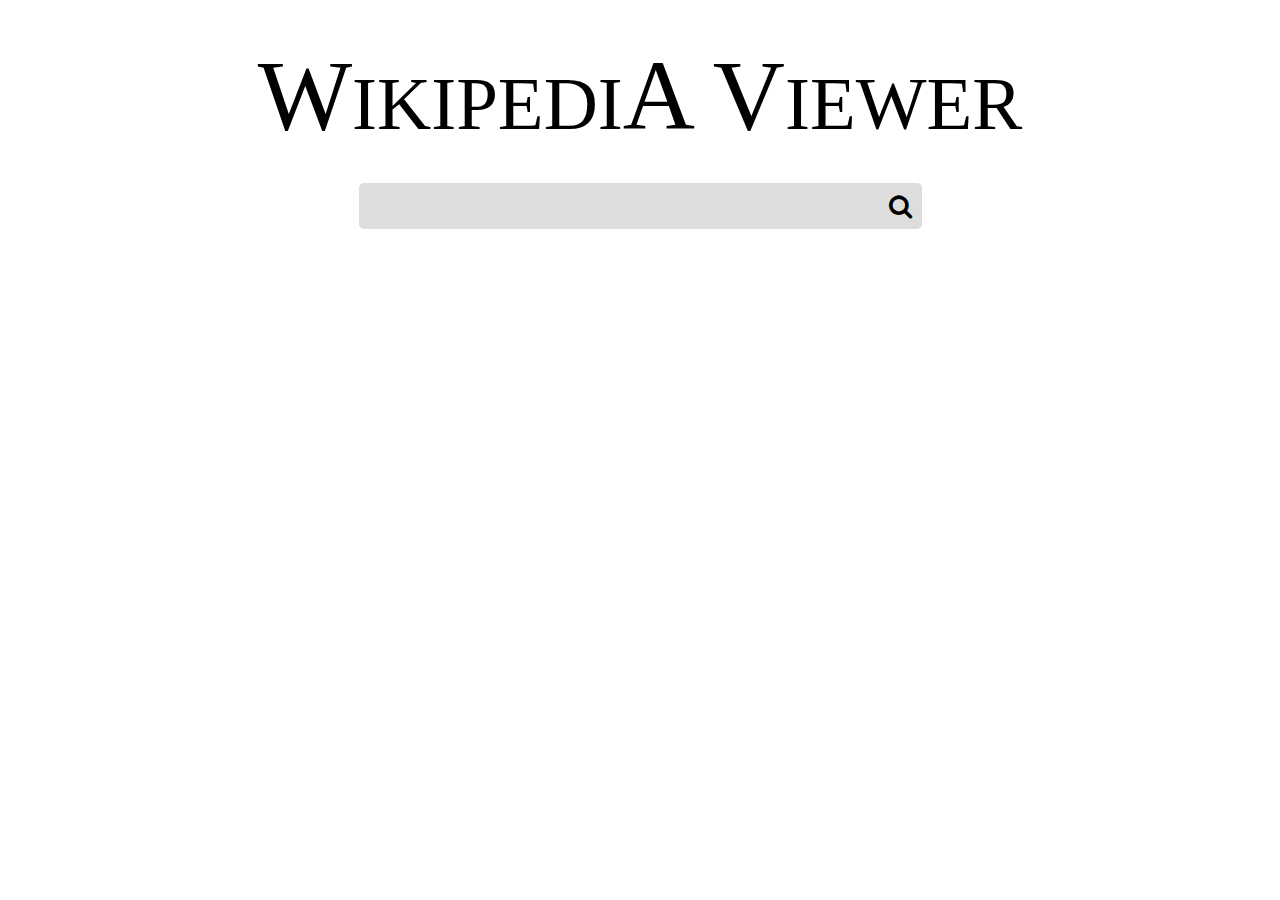
<file: COLOR BOOK AND WIKI VIEWER/viewer.html>
<!DOCTYPE html>
<html lang="en">
        <link rel="stylesheet" href="https://cdnjs.cloudflare.com/ajax/libs/font-awesome/4.7.0/css/font-awesome.min.css">
  <script src="jquery.min.js"></script>
<head>
  <style>
  body {
  font-family: 'Lusitana', serif;
  text-align: center;
  margin: 3% 0% 3% 0%;
  min-width: 600px;
}

a {
  color: inherit;
  /* blue colors for links too */
  
  text-decoration: inherit;
  /* no underline */
}

a:focus,
a:hover,
a:active {
  color: inherit;
  text-decoration: inherit;
  /* no underline */
  
  outline: none;
}

#header {
  font-size: 75px;
}

.headerBig {
  font-size: 100px;
}

#searchBar {
  font-size: 30px;
  margin-top: 30px;
  margin-bottom: 30px;
  vertical-align: top;
  min-height: 40px;
}

#searchButton {
  margin: none;
  border: none;
  padding: 6px 10px 6px 10px;
  margin-left:-2px;
  min-height: 46px;
  font-size: 25px !important;
  background-color: #dddddd;
  border-top-right-radius: 5px;
  border-bottom-right-radius: 5px;
  vertical-align: top;
}

#searchEntryField {
  width: 40%;
  border: none;
  min-height: inherit;
  padding: 3px 5px 3px 5px;
  background-color: #dddddd;
  border-top-left-radius: 5px;
  border-bottom-left-radius: 5px;
  vertical-align: top;
}

#searchButton:hover {
  background-color: #A499B3;
}

#searchButton:focus,
#searchEntryField:focus {
  outline: 0;
}
/* Align autocomplete text to the left */

.ui-autocomplete {
  text-align: left;
}

.results_info {
  background-color: #C0C5C1;
  margin: 20px 15% 20px 15%;
  padding: 10px 10px 10px 10px;
  border-radius: 10px;
}

.results_info_headline {
  font-size: 30px;
  font-weight: bold;
}
/*!
 * Hover.css (https://ianlunn.github.io/Hover/)
 * Version: 2.0.2
 * Author: Ian Lunn @IanLunn
 * Author URL: https://ianlunn.co.uk/
 * Github: https://github.com/IanLunn/Hover
 * Made available under a MIT License:
 * https://www.opensource.org/licenses/mit-license.php
 * Hover.css Copyright Ian Lunn 2014. Generated with Sass.
 */
/* 2D TRANSITIONS */
/* Float */

.hvr-float {
  /*display: inline-block;*/
  
  vertical-align: middle;
  -webkit-transform: translateZ(0);
  transform: translateZ(0);
  box-shadow: 0 0 1px rgba(0, 0, 0, 0);
  -webkit-backface-visibility: hidden;
  backface-visibility: hidden;
  -moz-osx-font-smoothing: grayscale;
  -webkit-transition-duration: 0.3s;
  transition-duration: 0.3s;
  -webkit-transition-property: transform;
  transition-property: transform;
  -webkit-transition-timing-function: ease-out;
  transition-timing-function: ease-out;
}

.hvr-float:hover,
.hvr-float:focus,
.hvr-float:active {
  -webkit-transform: translateX(15px);
  transform: translateX(15px);
}
  
  
  </style>
  <script>
  var autocompleteList = [];		// Contains list of words obtained from API call used for autocomplete

$("document").ready(function(){

	// Implements autocomplete to the search bar we have
	$(function() {
		$( "#searchEntryField" ).autocomplete({
		   source: autocompleteList
		});
	});

	// Triggers wiki API Call on every keystroke when the searchEntryField is in focus
	$( "#searchEntryField" ).bind('keypress', function( keyBeingPressed ) {

		// 13 == ENTER key
		if( keyBeingPressed.keyCode==13 ){	
			getAPIresponse();
			return;
		}
	    
	    var tempString = document.getElementById('searchEntryField').value;

	    $.ajax({
	         url: "https://en.wikipedia.org/w/api.php?action=opensearch&format=json&limit=10&namespace=0&format=json&search=" + tempString,
	         dataType: "jsonp",

	         success: function(response){
	             while(autocompleteList.length > 0)
	                autocompleteList.pop();

	             for( var i=0; i<response[1].length; i++)
	                autocompleteList.push(response[1][i]);
	         }
	    });
	});

	// Performs wiki API call to search for a list of articles using the TEXT in the searchEntryField
	$( "#searchButton" ).click( function(){ getAPIresponse(); } );
});



function getAPIresponse(){

	var searchValue = document.getElementById('searchEntryField').value;
	// Clears previous search results
	$("#results_list").empty();		

	// Use jQuery AJAX method to request JSON from server
	$.ajax({

	    url: "https://en.wikipedia.org/w/api.php?action=opensearch&format=json&limit=10&namespace=0&format=json&search=" + searchValue,
	    dataType: "jsonp",
	    success: function(response){
	    	
	    	var KEY = response[1];	    	// Obtain list of keys from API response

	    	// Display a message if we didn't get any results from wikipedia
	    	if( KEY == 0 ){
	    		document.getElementById("results_list").innerHTML =  '<div class="results_info"><div class="results_info_headline">Unable to find any results from Wikipedia</div></div>';
	    		return;
	    	}

	    	// For each element in the response array:
			for( var i=0; i<KEY.length; i++ ){	
				createNewsStruct( i );		// Create struct to contain each result
				parseResults(response, i);	// Fill in data into struct
			}

			// Show results once we have done parsing all of them
			for( var i=0; i<KEY.length; i++ ){	
				$("#results_"+i).delay( i*200 ).fadeIn(500); 
			}

	    },        
	    // Display a message if something went wrong with the AJAX call
	    error: function(xhr, status, error){
            document.getElementById("results_list").innerHTML =  '<div class="results_info" id="results_0">Uh-oh, something went wrong...</div>';
        }
	});	
}

// Creates structs & appends to news_list to contain each camper news
function createNewsStruct( resultIndex ){

    // Create empty div & hide it (show it after we perform AJAX success callback)
   	document.getElementById("results_list").innerHTML +=  '<div class="results_info hvr-float" id="results_'+resultIndex+'"></div>';
    $("#results_"+resultIndex).hide();

    // Fill in the empty wrapper div with more div's
    document.getElementById("results_"+resultIndex).innerHTML += '<a id="result_url_'+resultIndex+'">'
                                                                	+'<div class="results_info_headline" id="results_headline_'+resultIndex+'">&nbsp;</div>'
                                                                	+'<div class="results_info_extract"  id="results_extract_'+resultIndex+'">&nbsp;</div>'
                                                            	+'</a>';
}

// Parses the JSON data into the div's created earlier on
function parseResults( jsonObject, resultIndex ){

    $("#results_headline_"+resultIndex).text(jsonObject[1][resultIndex]);					// Set headline & URL
    $("#results_extract_"+resultIndex).text(jsonObject[2][resultIndex]);					// Set extract
    document.getElementById("result_url_"+resultIndex).href = jsonObject[3][resultIndex];  	// Set URL         
    document.getElementById("result_url_"+resultIndex).target ="_blank";					// Make it open article in a new tab
}


  
  </script>
</head>
<body>
    <div id="header"><span class="headerBig">W</span>IKIPEDI<span class="headerBig">A V</span>IEWER</div>
<!-- <div id="headerImage"><i class="fa fa-globe"></i></div> -->
<div class="ui-widget" id="searchBar">
  <input id="searchEntryField"><button id="searchButton"><i class="fa fa-search"></i></button>
</div>

<div id="results_list"></div>
</body>
</html>
</file>
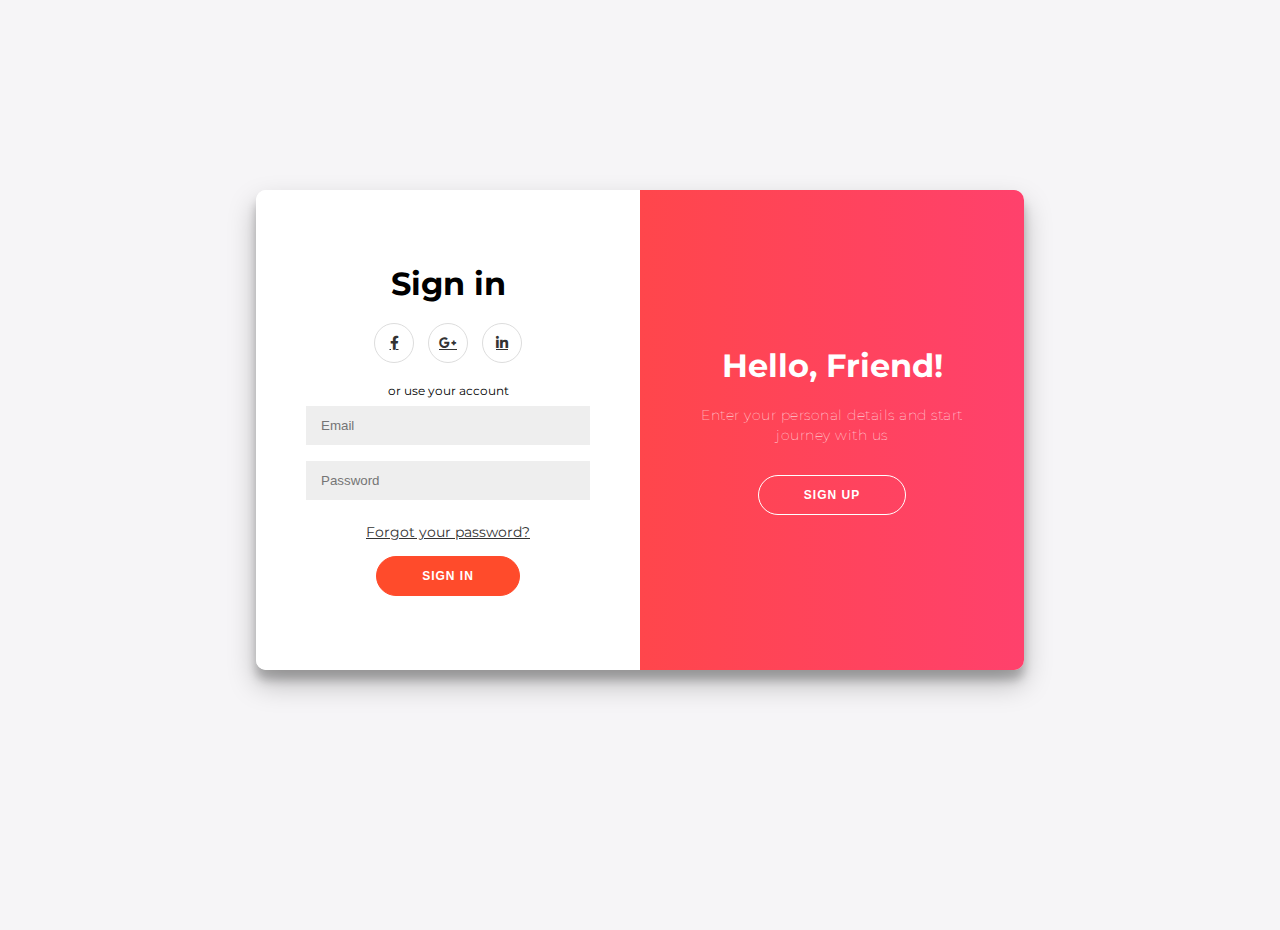
<file: SIGNIN-SIGNUP/signinup.html>
<!DOCTYPE html>
<html lang="en">
<head>
    <meta charset="UTF-8">
    <meta name="viewport" content="width=device-width, initial-scale=1.0">
    <meta http-equiv="X-UA-Compatible" content="ie=edge">
	<title>Mine-Website</title>
	<link rel="stylesheet" href="https://use.fontawesome.com/releases/v5.7.2/css/all.css">
    <style>
    @import url('https://fonts.googleapis.com/css?family=Montserrat:400,800');

* {
	box-sizing: border-box;
}

body {
	background: #f6f5f7;
	display: flex;
	justify-content: center;
	align-items: center;
	flex-direction: column;
	font-family: 'Montserrat', sans-serif;
	height: 100vh;
	margin: -20px 0 50px;
}

h1 {
	font-weight: bold;
	margin: 0;
}

h2 {
	text-align: center;
}

p {
	font-size: 14px;
	font-weight: 100;
	line-height: 20px;
	letter-spacing: 0.5px;
	margin: 20px 0 30px;
}

span {
	font-size: 12px;
}

a {
	color: #333;
	font-size: 14px;
	/* 	text-decoration: none; */
	margin: 15px 0;
}

button {
	border-radius: 20px;
	border: 1px solid #ff4b2b;
	background-color: #ff4b2b;
	color: #ffffff;
	font-size: 12px;
	font-weight: bold;
	padding: 12px 45px;
	letter-spacing: 1px;
	text-transform: uppercase;
	transition: transform 80ms ease-in;
}

button:active {
	transform: scale(0.95);
}

button:focus {
	outline: none;
}

button.ghost {
	background-color: transparent;
	border-color: #ffffff;
}

form {
	background-color: #ffffff;
	display: flex;
	align-items: center;
	justify-content: center;
	flex-direction: column;
	padding: 0 50px;
	height: 100%;
	text-align: center;
}

input {
	background-color: #eee;
	border: none;
	padding: 12px 15px;
	margin: 8px 0;
	width: 100%;
}

.container {
	background-color: #fff;
	border-radius: 10px;
	box-shadow: 0 14px 28px rgba(0, 0, 0, 0.25), 0 10px 10px rgba(0, 0, 0, 0.22);
	position: relative;
	overflow: hidden;
	width: 768px;
	max-width: 100%;
	min-height: 480px;
}

.form-container {
	position: absolute;
	top: 0;
	height: 100%;
	transition: all 0.6s ease-in-out;
}

.sign-in-container {
	left: 0;
	width: 50%;
	z-index: 2;
}

.container.right-panel-active .sign-in-container {
	transform: translateX(100%);
}

.sign-up-container {
	left: 0;
	width: 50%;
	opacity: 0;
	z-index: 1;
}

.container.right-panel-active .sign-up-container {
	transform: translateX(100%);
	opacity: 1;
	z-index: 5;
	animation: show 0.6s;
}

@keyframes show {
	0%,
	49.99% {
		opacity: 0;
		z-index: 1;
	}

	50%,
	100% {
		opacity: 1;
		z-index: 5;
	}
}

.overlay-container {
	position: absolute;
	top: 0;
	left: 50%;
	width: 50%;
	height: 100%;
	overflow: hidden;
	transition: transform 0.6s ease-in-out;
	z-index: 100;
}

.container.right-panel-active .overlay-container {
	transform: translateX(-100%);
}

.overlay {
	background: #ff416c;
	background: -webkit-linear-gradient(to right, #ff4b2b, #ff416c);
	background: linear-gradient(to right, #ff4b2b, #ff416c);
	background-repeat: no-repeat;
	background-size: cover;
	background-position: 0 0;
	color: #ffffff;
	position: relative;
	left: -100%;
	height: 100%;
	width: 200%;
	transform: translateX(0);
	transition: transform 0.6s ease-in-out;
}

.container.right-panel-active .overlay {
	transform: translateX(50%);
}

.overlay-panel {
	position: absolute;
	display: flex;
	align-items: center;
	justify-content: center;
	flex-direction: column;
	padding: 0 40px;
	text-align: center;
	top: 0;
	height: 100%;
	width: 50%;
	transform: translateX(0);
	transition: transform 0.6s ease-in-out;
}

.overlay-left {
	transform: translateX(-20%);
}

.container.right-panel-active .overlay-left {
	transform: translateX(0);
}

.overlay-right {
	right: 0;
	transform: translateX(0);
}

.container.right-panel-active .overlay-right {
	transform: translateX(20%);
}

.social-container {
	margin: 20px 0;
}

.social-container a {
	border: 1px solid #dddddd;
	border-radius: 50%;
	display: inline-flex;
	justify-content: center;
	align-items: center;
	margin: 0 5px;
	height: 40px;
	width: 40px;
}

footer {
	background-color: #222;
	color: #fff;
	font-size: 14px;
	bottom: 0;
	position: fixed;
	left: 0;
	right: 0;
	text-align: center;
	z-index: 999;
}

footer p {
	margin: 10px 0;
}

footer i {
	color: red;
}

footer a {
	color: #3c97bf;
	text-decoration: none;
}

    </style>
</head>
<body>
    <div class="container" id="container">
        <div class="form-container sign-up-container">
            <form action="/user/signup" method="post">
                <h1>Create Account</h1>
                <div class="social-container">
                    <a href="#" class="social"><i class="fab fa-facebook-f"></i></a>
                    <a href="#" class="social"><i class="fab fa-google-plus-g"></i></a>
                    <a href="#" class="social"><i class="fab fa-linkedin-in"></i></a>
                </div>
                <span>or use your email for registration</span>
                <input type="text" placeholder="Name" />
                <input type="email" placeholder="Email" />
                <input type="password" placeholder="Password" />
                <input type="hidden" name="_csrf" value="{{csrfToken}}">
                <button type="submit" class="btn btn-primary">Sign Up</button>
            </form>
        </div>
        <div class="form-container sign-in-container">
            <form action="/user/signin">
                <h1>Sign in</h1>
                <div class="social-container">
                    <a href="#" class="social"><i class="fab fa-facebook-f"></i></a>
                    <a href="#" class="social"><i class="fab fa-google-plus-g"></i></a>
                    <a href="#" class="social"><i class="fab fa-linkedin-in"></i></a>
                </div>
                <span>or use your account</span>
                <input type="email" placeholder="Email" />
                <input type="password" placeholder="Password" />
                <a href="#">Forgot your password?</a>
                <button type="submit">Sign In</button>
            </form>
        </div>
        <div class="overlay-container">
            <div class="overlay">
                <div class="overlay-panel overlay-left">
                    <h1>Welcome Back!</h1>
                    <p>To keep connected with us please login with your personal info</p>
                    <button class="ghost" id="signIn">Sign In</button>
                </div>
                <div class="overlay-panel overlay-right">
                    <h1>Hello, Friend!</h1>
                    <p>Enter your personal details and start journey with us</p>
                    <button class="ghost" id="signUp">Sign Up</button>
                </div>
            </div>
        </div>
    </div>
    <script>
        const signUpButton = document.getElementById('signUp');
        const signInButton = document.getElementById('signIn');
        const container = document.getElementById('container');

        signUpButton.addEventListener('click', () => {
            container.classList.add('right-panel-active');
        });

        signInButton.addEventListener('click', () => {
            container.classList.remove('right-panel-active');
        });
    </script>
</body>
</html>
</file>
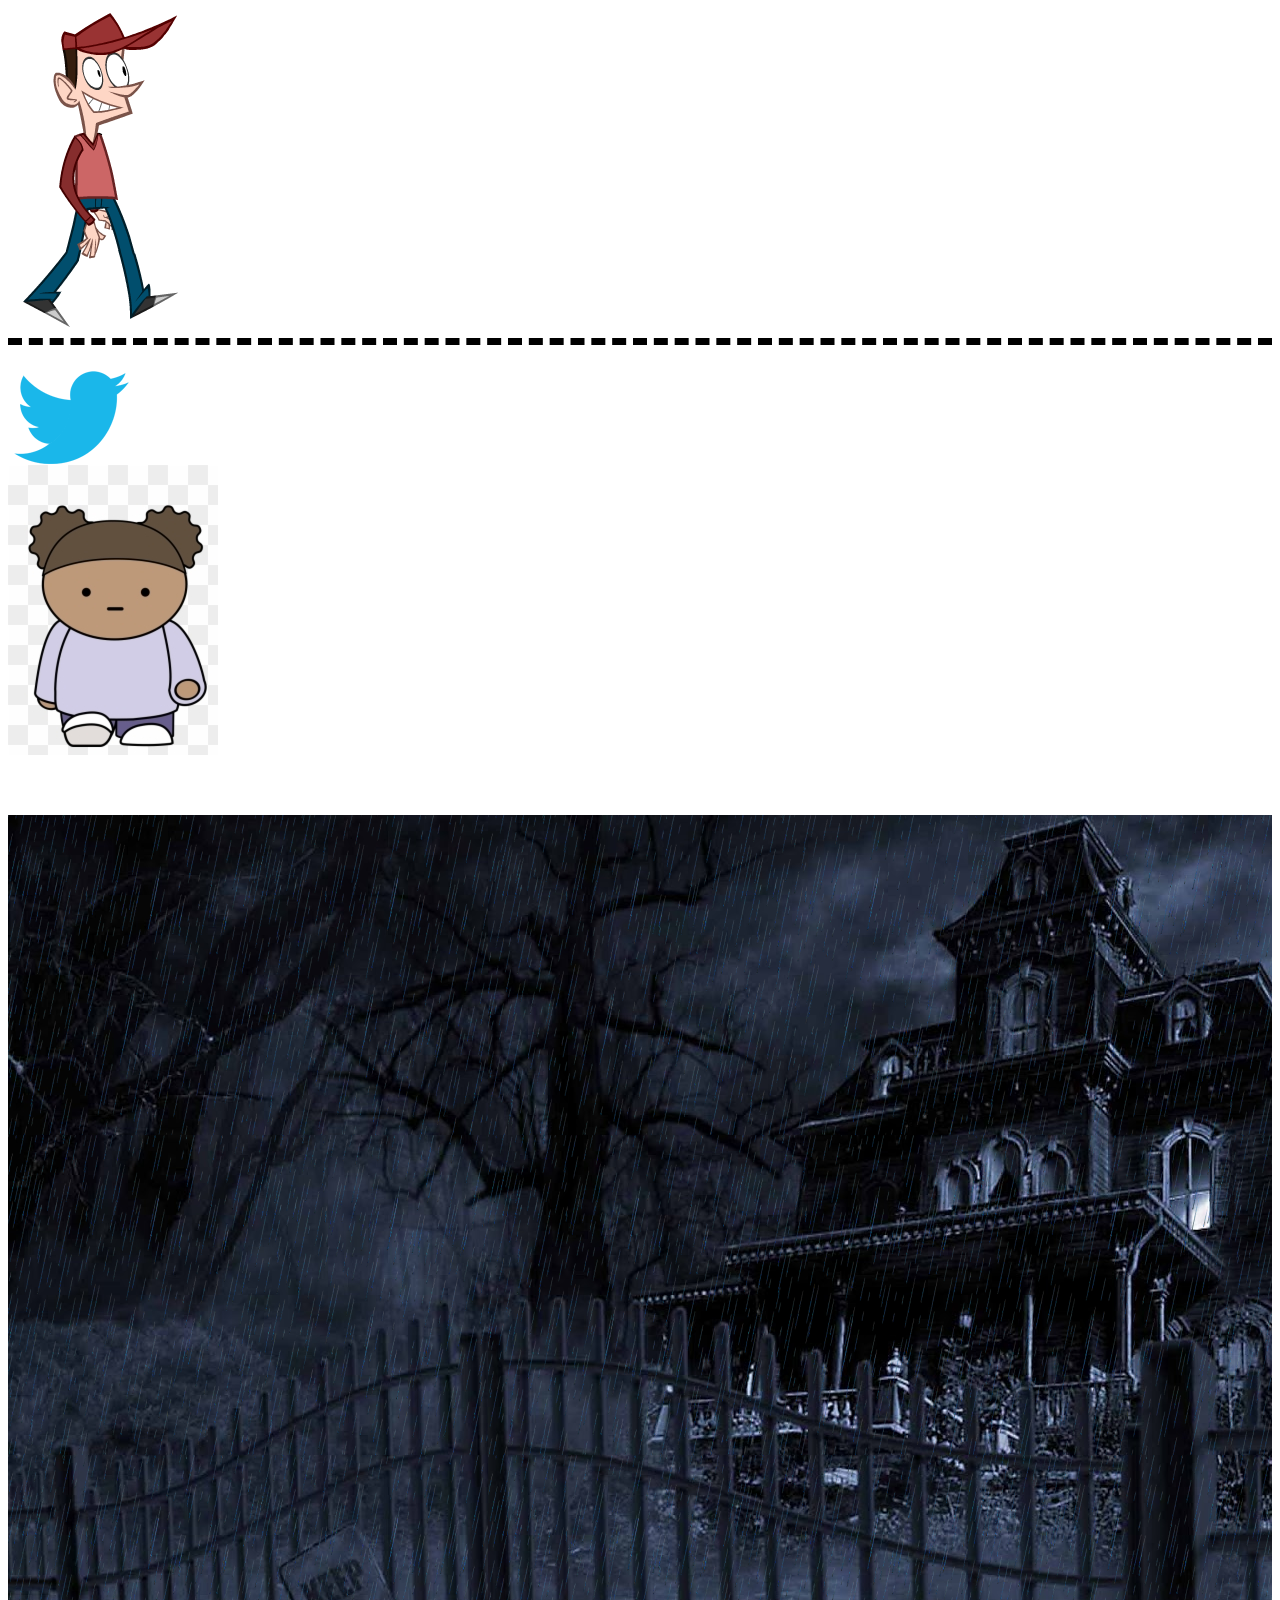
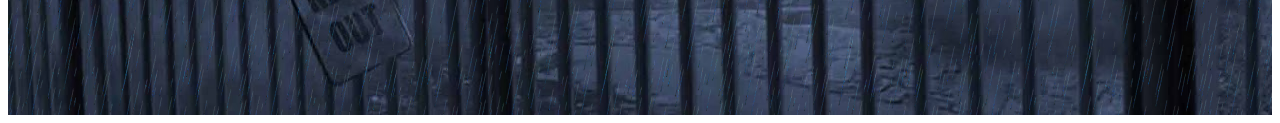
<file: WALK/walk.html>
<!DOCTYPE html>
<html lang="en">
    <link rel="stylesheet" href="walk.css">
<head>
    
</head>
<body>
    <div id="runner"></div>
    <div id="road"></div>
    <div id="runner1"></div>
    <div id="runner2"></div>
    <div id="raining">
            <div class="rain"></div>

    </div>


</body>
</html>
</file>
<file: LOGO-DESIGN/style.css>
.container {
	position: absolute;
	width: 500px;
	height: 500px;
	display: flex;
	flex-flow: row wrap;
	top: 50%;
	left: 50%;
	transform: translate(-50%, -50%);
}
.logo {
	position: relative;
	width: 180px;
	height: 180px;
	padding: 0 10px 10px 0;
}
.logo:nth-child(2) {
	transform: rotate(90deg);
}
.logo:nth-child(3) {
	transform: rotate(-90deg);
}
.logo:nth-child(4) {
	transform: rotate(180deg);
}
.logo .small {
	position: absolute;
	right: 10px;
	height: 80px;
	width: 80px;
	background: blue;
	border-radius: 100% 100% 0 100%;
}
.logo .large {
	position: absolute;
	bottom: 10px;
	width: 180px;
	height: 80px;
	border-radius: 40px;
}
.logo .blue {
	background: rgb(8, 164, 226);
}
.logo .green {
	background: rgb(4, 88, 4);
}
.logo .red {
	background: rgb(226, 59, 162);
}
.logo .yellow {
	background: rgb(114, 114, 8);
}
</file>
<file: MOUSE HOVER FLOWER ANIMATIONS/style.css>
html,
body {
	overflow: hidden;
	background: #000;
	padding: 0px;
	margin: 0px;
}

#count {
	position: absolute;
	top: 0;
	left: 0;
	color: #fff;
}
</file>
<file: WALL-CLOCK/style.css>
body {
	/*background-color: #de4e40;*/
	position: relative;
	background-color: black;
	text-align: center;
	height: 100vh;
	min-height: 800px;
	width: 100vw;
	margin: 0;
}
/* three hexagonal containers */
.hexCon,
.hexCon2,
.hexCon3 {
	position: absolute;
	left: calc(50% - 346.41px);
	/*background-color: yellow;*/
	-webkit-clip-path: polygon(50% 0%, 100% 25%, 100% 75%, 50% 100%, 0% 75%, 0% 25%);
	clip-path: polygon(50% 0%, 100% 25%, 100% 75%, 50% 100%, 0% 75%, 0% 25%);
	width: 692.82px;
	height: 800px;
}

.hexCon2 {
	top: -50px;
	left: calc(50% - 389.71px);
	background-color: black;
	height: 900px;
	width: 779.43px;
}

.hexCon3 {
	top: -100px;
	left: calc(50% - 433.1px);
	background-color: #737373;
	height: 1000px;
	width: 866.03px;
}
/* a small circle that creates expand animation */
.whiteCircle {
	position: absolute;
	left: 339.82px;
	top: 395px;
	background-color: #737373;
	border: 5px solid white;
	border-radius: 50%;
	height: 2px;
	width: 2px;
}

/* changing background color classes */
.wCirR {
	background-color: #ff33ff;
}
.wCirO {
	background-color: #ffaa00;
}
.wCirY {
	background-color: #ffff1a;
}
.wCirG {
	background-color: #66ff66;
}
.wCirB {
	background-color: #00ffff;
}
.wCirP {
	background-color: #b078ff;
}

/* 6 larger triangle containers inside inner hexagon */

.tri {
	position: absolute;
	top: 80px;
	left: 236px;
	/*background-color: green;*/
	-webkit-clip-path: polygon(50% 0%, 0% 100%, 100% 100%);
	clip-path: polygon(50% 0%, 0% 100%, 100% 100%);
	transform: rotate(210deg);
	height: 342.08px;
	width: 395px;
}

.triB {
	top: 230px;
	left: 323px;
	transform: rotate(270deg);
}

.triC {
	top: 380px;
	left: 235px;
	transform: rotate(330deg);
}

.triD {
	top: 380px;
	left: 62px;
	transform: rotate(390deg);
}

.triE {
	top: 230px;
	left: -25px;
	transform: rotate(450deg);
}

.triF {
	top: 80px;
	left: 63px;
	transform: rotate(510deg);
}

/* the small triangle containers that rotate parallel the clock */

.tri1 {
	position: absolute;
	top: 289px;
	left: 6px;
	background-color: black;
	-webkit-clip-path: polygon(50% 0%, 0% 100%, 100% 100%);
	clip-path: polygon(50% 0%, 0% 100%, 100% 100%);
	transform-style: preserve-3d;
	transform: rotate(0deg);
	height: 50px;
	width: 57.73px;
}

.tri2 {
	left: 38px;
	transform: rotate(180deg);
}

.tri3 {
	left: 70px;
}

.tri4 {
	left: 102px;
}

.tri5 {
	left: 134px;
}

.tri6 {
	left: 204px;
}

.tri7 {
	left: 236px;
}

.tri8 {
	left: 268px;
}

.tri9 {
	left: 300px;
}

.tri10 {
	left: 332px;
}

/* other polygons */
.triL {
	position: absolute;
	top: 178px;
	left: 36px;
	background-color: black;
	-webkit-clip-path: polygon(50% 0%, 0% 100%, 100% 100%);
	clip-path: polygon(50% 0%, 0% 100%, 100% 100%);
	transform: rotate(0deg);
	height: 108.25px;
	width: 125px;
}

.triR {
	left: 234px;
}

.rhombus {
	position: absolute;
	top: -2px;
	left: 97.5px;
	background-color: black;
	-webkit-clip-path: polygon(50% 0%, 100% 50%, 50% 100%, 0% 50%);
	clip-path: polygon(50% 0%, 100% 50%, 50% 100%, 0% 50%);
	height: 342.08px;
	width: 200px;
}

/* designing the clock */

.clockCon,
.clockCon2 {
	position: absolute;
	top: 200px;
	left: calc(50% - 200px);
	border: 40px solid rgba(0, 0, 0, 0);
	border-radius: 50%;
	height: 320px;
	width: 320px;
	overflow: hidden;
}

.clockCon2 {
	border-color: black;
}

.outerRing {
	position: absolute;
	top: 0px;
	right: 0px;
	background-color: #e7a473;
	border-radius: 50%;
	height: 320px;
	width: 320px;
	overflow: hidden;
}

.outerRing:before {
	content: '';
	position: absolute;
	top: -15px;
	left: -55px;
	/* browser friendly gradient */
	background-color: #e7c2b0;
	background: -moz-linear-gradient(top, rgba(247, 234, 227, 0) 0%, rgba(247, 234, 227, 1) 100%);
	background: -webkit-linear-gradient(top, rgba(247, 234, 227, 0) 0%, rgba(247, 234, 227, 1) 100%);
	background: linear-gradient(to bottom, rgba(247, 234, 227, 0) 0%, rgba(247, 234, 227, 1) 100%);
	filter: progid:DXImageTransform.Microsoft.gradient(
			startColorstr='#00f7eae3',
			endColorstr='#f7eae3',
			GradientType=0
		);
	transform: rotate(-30deg);
	opacity: .4;
	height: 170px;
	width: 350px;
}

.outerRing:after {
	content: '';
	position: absolute;
	top: -7px;
	left: -7px;
	background-color: #e7c2b0;
	border-radius: 50%;
	background: -moz-linear-gradient(left, rgba(247, 234, 227, 1) 0%, rgba(247, 234, 227, 0) 100%);
	background: -webkit-linear-gradient(left, rgba(247, 234, 227, 1) 0%, rgba(247, 234, 227, 0) 100%);
	background: linear-gradient(to right, rgba(247, 234, 227, 1) 0%, rgba(247, 234, 227, 0) 100%);
	filter: progid:DXImageTransform.Microsoft.gradient(
			startColorstr='#f7eae3',
			endColorstr='#00f7eae3',
			GradientType=1
		);
	transform: rotate(-40deg);
	opacity: .6;
	height: 350px;
	width: 350px;
}

/* the before and after elements of the outerRing change color as the background changes color */

.outrR:before {
	content: '';
	background: -moz-linear-gradient(left, rgba(247, 234, 227, 0) 0%, rgba(255, 204, 255, 1) 100%);
	background: -webkit-linear-gradient(left, rgba(247, 234, 227, 0) 0%, rgba(255, 204, 255, 1) 100%);
	background: linear-gradient(to right, rgba(247, 234, 227, 0) 0%, rgba(255, 204, 255, 1) 100%);
	filter: progid:DXImageTransform.Microsoft.gradient(
			startColorstr='#00f7eae3',
			endColorstr='#ffccff',
			GradientType=1
		);
}

.outrR:after {
	content: '';
	background: -moz-linear-gradient(left, rgba(255, 230, 255, 1) 0%, rgba(247, 234, 227, 0) 100%);
	background: -webkit-linear-gradient(left, rgba(255, 230, 255, 1) 0%, rgba(247, 234, 227, 0) 100%);
	background: linear-gradient(to right, rgba(255, 230, 255, 1) 0%, rgba(247, 234, 227, 0) 100%);
	filter: progid:DXImageTransform.Microsoft.gradient(
			startColorstr='#ffe6ff',
			endColorstr='#00f7eae3',
			GradientType=1
		);
	opacity: .6;
}

.outrO:before {
	content: '';
	background: -moz-linear-gradient(left, rgba(247, 234, 227, 0) 0%, rgba(255, 221, 153, 1) 100%);
	background: -webkit-linear-gradient(left, rgba(247, 234, 227, 0) 0%, rgba(255, 221, 153, 1) 100%);
	background: linear-gradient(to right, rgba(247, 234, 227, 0) 0%, rgba(255, 221, 153, 1) 100%);
	filter: progid:DXImageTransform.Microsoft.gradient(
			startColorstr='#00f7eae3',
			endColorstr='#ffdd99',
			GradientType=1
		);
}

.outrO:after {
	content: '';
	background: -moz-linear-gradient(left, rgba(255, 230, 179, 1) 0%, rgba(247, 234, 227, 0) 100%);
	background: -webkit-linear-gradient(left, rgba(255, 230, 179, 1) 0%, rgba(247, 234, 227, 0) 100%);
	background: linear-gradient(to right, rgba(255, 230, 179, 1) 0%, rgba(247, 234, 227, 0) 100%);
	filter: progid:DXImageTransform.Microsoft.gradient(
			startColorstr='#ffe6b3',
			endColorstr='#00f7eae3',
			GradientType=1
		);
	opacity: .6;
}

.outrY:before {
	content: '';
	background: -moz-linear-gradient(left, rgba(247, 234, 227, 0) 0%, rgba(255, 255, 128, 1) 100%);
	background: -webkit-linear-gradient(left, rgba(247, 234, 227, 0) 0%, rgba(255, 255, 128, 1) 100%);
	background: linear-gradient(to right, rgba(247, 234, 227, 0) 0%, rgba(255, 255, 128, 1) 100%);
	filter: progid:DXImageTransform.Microsoft.gradient(
			startColorstr='#00f7eae3',
			endColorstr='#ffff80',
			GradientType=1
		);
}

.outrY:after {
	content: '';
	background: -moz-linear-gradient(left, rgba(255, 255, 179, 1) 0%, rgba(247, 234, 227, 0) 100%);
	background: -webkit-linear-gradient(left, rgba(255, 255, 179, 1) 0%, rgba(247, 234, 227, 0) 100%);
	background: linear-gradient(to right, rgba(255, 255, 179, 1) 0%, rgba(247, 234, 227, 0) 100%);
	filter: progid:DXImageTransform.Microsoft.gradient(
			startColorstr='#ffffb3',
			endColorstr='#00f7eae3',
			GradientType=1
		);
	opacity: .6;
}

.outrG:before {
	content: '';
	background: -moz-linear-gradient(left, rgba(247, 234, 227, 0) 0%, rgba(230, 255, 230, 1) 100%);
	background: -webkit-linear-gradient(left, rgba(247, 234, 227, 0) 0%, rgba(230, 255, 230, 1) 100%);
	background: linear-gradient(to right, rgba(247, 234, 227, 0) 0%, rgba(230, 255, 230, 1) 100%);
	filter: progid:DXImageTransform.Microsoft.gradient(
			startColorstr='#00f7eae3',
			endColorstr='#e6ffe6',
			GradientType=1
		);
}

.outrG:after {
	content: '';
	background: -moz-linear-gradient(left, rgba(204, 255, 204, 1) 0%, rgba(247, 234, 227, 0) 100%);
	background: -webkit-linear-gradient(left, rgba(204, 255, 204, 1) 0%, rgba(247, 234, 227, 0) 100%);
	background: linear-gradient(to right, rgba(204, 255, 204, 1) 0%, rgba(247, 234, 227, 0) 100%);
	filter: progid:DXImageTransform.Microsoft.gradient(
			startColorstr='#ccffcc',
			endColorstr='#00f7eae3',
			GradientType=1
		);
	opacity: .6;
}

.outrB:before {
	content: '';
	background: -moz-linear-gradient(left, rgba(247, 234, 227, 0) 0%, rgba(204, 255, 255, 1) 100%);
	background: -webkit-linear-gradient(left, rgba(247, 234, 227, 0) 0%, rgba(204, 255, 255, 1) 100%);
	background: linear-gradient(to right, rgba(247, 234, 227, 0) 0%, rgba(204, 255, 255, 1) 100%);
	filter: progid:DXImageTransform.Microsoft.gradient(
			startColorstr='#00f7eae3',
			endColorstr='#ccffff',
			GradientType=1
		);
}

.outrB:after {
	content: '';
	background: -moz-linear-gradient(left, rgba(204, 255, 255, 1) 0%, rgba(247, 234, 227, 0) 100%);
	background: -webkit-linear-gradient(left, rgba(204, 255, 255, 1) 0%, rgba(247, 234, 227, 0) 100%);
	background: linear-gradient(to right, rgba(204, 255, 255, 1) 0%, rgba(247, 234, 227, 0) 100%);
	filter: progid:DXImageTransform.Microsoft.gradient(
			startColorstr='#ccffff',
			endColorstr='#00f7eae3',
			GradientType=1
		);
	opacity: .6;
}

.outrP:before {
	content: '';
	background: -moz-linear-gradient(left, rgba(247, 234, 227, 0) 0%, rgba(225, 204, 255, 1) 100%);
	background: -webkit-linear-gradient(left, rgba(247, 234, 227, 0) 0%, rgba(225, 204, 255, 1) 100%);
	background: linear-gradient(to right, rgba(247, 234, 227, 0) 0%, rgba(225, 204, 255, 1) 100%);
	filter: progid:DXImageTransform.Microsoft.gradient(
			startColorstr='#00f7eae3',
			endColorstr='#e1ccff',
			GradientType=1
		);
}

.outrP:after {
	content: '';
	background: -moz-linear-gradient(left, rgba(240, 230, 255, 1) 0%, rgba(247, 234, 227, 0) 100%);
	background: -webkit-linear-gradient(left, rgba(240, 230, 255, 1) 0%, rgba(247, 234, 227, 0) 100%);
	background: linear-gradient(to right, rgba(240, 230, 255, 1) 0%, rgba(247, 234, 227, 0) 100%);
	filter: progid:DXImageTransform.Microsoft.gradient(
			startColorstr='#f0e6ff',
			endColorstr='#00f7eae3',
			GradientType=1
		);
	opacity: .6;
}

.middleRing {
	position: absolute;
	top: 20px;
	left: 20px;
	border-radius: 50%;
	background-color: #c36f44;
	box-shadow: 3px 3px 3px rgba(255, 255, 255, .25) inset, -4px -4px 3px rgba(251, 226, 177, .3) inset,
		0px 10px 5px rgba(249, 206, 185, .7) inset, 10px 0px 5px rgba(249, 206, 185, .7) inset,
		0px 15px 5px rgba(116, 46, 11, 1) inset, -10px -10px 7px rgb(239, 124, 67) inset;
	height: 280px;
	width: 280px;
	z-index: 5;
}

/* classes that change color of clock as background color changes */

.midlR {
	box-shadow: 3px 3px 3px rgba(255, 230, 255, .3) inset, -4px -4px 3px rgba(253, 193, 212, .3) inset,
		0px 10px 5px rgba(249, 206, 185, .7) inset, 10px 0px 5px rgba(249, 206, 185, .7) inset,
		0px 15px 5px rgb(180, 75, 124) inset, -10px -10px 7px rgb(239, 124, 67) inset;
}

.midlO {
	box-shadow: 3px 3px 3px rgba(255, 239, 204, .3) inset, -4px -4px 3px rgba(253, 186, 53, .3) inset,
		0px 10px 5px rgba(249, 206, 185, .7) inset, 10px 0px 5px rgba(249, 206, 185, .7) inset,
		0px 15px 5px rgb(153, 102, 0) inset, -10px -10px 7px rgb(239, 124, 67) inset;
}

.midlY {
	box-shadow: 3px 3px 3px rgba(255, 255, 204, .3) inset, -4px -4px 3px rgba(255, 255, 128, .3) inset,
		0px 10px 5px rgba(249, 206, 185, .7) inset, 10px 0px 5px rgba(249, 206, 185, .7) inset,
		0px 15px 5px rgb(102, 102, 0) inset, -10px -10px 7px rgb(239, 124, 67) inset;
}

.midlG {
	box-shadow: 3px 3px 3px rgba(230, 255, 230, .3) inset, -4px -4px 3px rgba(153, 255, 153, .3) inset,
		0px 10px 5px rgba(249, 206, 185, .7) inset, 10px 0px 5px rgba(249, 206, 185, .7) inset,
		0px 15px 5px rgb(0, 51, 0) inset, -10px -10px 7px rgb(239, 124, 67) inset;
}

.midlB {
	box-shadow: 3px 3px 3px rgba(204, 255, 255, .3) inset, -4px -4px 3px rgba(128, 255, 255, .3) inset,
		0px 10px 5px rgba(249, 206, 185, .7) inset, 10px 0px 5px rgba(249, 206, 185, .7) inset,
		0px 15px 5px rgb(0, 51, 51) inset, -10px -10px 7px rgb(239, 124, 67) inset;
}

.midlP {
	box-shadow: 3px 3px 3px rgba(224, 204, 255, .3) inset, -4px -4px 3px rgba(179, 128, 255, .3) inset,
		0px 10px 5px rgba(249, 206, 185, .7) inset, 10px 0px 5px rgba(249, 206, 185, .7) inset,
		0px 15px 5px rgb(20, 0, 51) inset, -10px -10px 7px rgb(239, 124, 67) inset;
}

.middleRing:after {
	content: '';
	position: absolute;
	left: 0px;
	border-radius: 50%;
	background: -moz-linear-gradient(45deg, rgba(247, 234, 227, 1) 0%, rgba(247, 234, 227, 0) 100%);
	background: -webkit-linear-gradient(45deg, rgba(247, 234, 227, 1) 0%, rgba(247, 234, 227, 0) 100%);
	background: linear-gradient(45deg, rgba(247, 234, 227, 1) 0%, rgba(247, 234, 227, 0) 100%);
	filter: progid:DXImageTransform.Microsoft.gradient(
			startColorstr='#f7eae3',
			endColorstr='#00f7eae3',
			GradientType=1
		);
	opacity: .7;
	height: 100%;
	width: 100%;
}

/* creates glare affect on clock face */
.glow {
	position: absolute;
	top: 10px;
	left: 10px;
	border-radius: 50%;
	box-shadow: 0px 10px 10px rgba(0, 0, 0, .2) inset, 0px 10px 30px rgba(0, 0, 0, .2) inset,
		0px 10px 70px rgba(0, 0, 0, .35) inset;
	height: 260px;
	width: 260px;
	overflow: hidden;
	z-index: 7;
}

/* glare changes color as background changes color */
.glow:after {
	content: '';
	position: absolute;
	top: 37px;
	left: 100px;
	background: -moz-linear-gradient(45deg, rgba(255, 255, 255, 1) 0%, rgba(255, 255, 255, 0) 100%);
	background: -webkit-linear-gradient(45deg, rgba(255, 255, 255, 1) 0%, rgba(255, 255, 255, 0) 100%);
	background: linear-gradient(45deg, rgba(255, 255, 255, 1) 0%, rgba(255, 255, 255, 0) 100%);
	filter: progid:DXImageTransform.Microsoft.gradient(
			startColorstr='#ffffff',
			endColorstr='#00ffffff',
			GradientType=1
		);
	transform: rotate(20deg);
	opacity: .55;
	height: 100%;
	width: 100%;
}

.glow:before {
	content: '';
	position: absolute;
	top: 120px;
	left: -140px;
	background-color: rgba(0, 0, 0, .5);
	background: -moz-radial-gradient(center, ellipse cover, rgba(255, 255, 255, 1) 0%, rgba(0, 0, 0, 0.5) 100%);
	background: -webkit-radial-gradient(center, ellipse cover, rgba(255, 255, 255, 1) 0%, rgba(0, 0, 0, 0.5) 100%);
	background: radial-gradient(ellipse at center, rgba(255, 255, 255, 1) 0%, rgba(0, 0, 0, 0.5) 100%);
	filter: progid:DXImageTransform.Microsoft.gradient(
			startColorstr='#ffffff',
			endColorstr='#80000000',
			GradientType=1
		);
	transform: rotate(20deg);
	opacity: .07;
	border-radius: 50%;
	height: 300px;
	width: 300px;
}

.glowyR:before {
	content: '';
	background: -moz-radial-gradient(center, ellipse cover, rgba(255, 204, 255, 1) 0%, rgba(51, 0, 51, 0.5) 100%);
	background: -webkit-radial-gradient(center, ellipse cover, rgba(255, 204, 255, 1) 0%, rgba(51, 0, 51, 0.5) 100%);
	background: radial-gradient(ellipse at center, rgba(255, 204, 255, 1) 0%, rgba(51, 0, 51, 0.5) 100%);
	filter: progid:DXImageTransform.Microsoft.gradient(
			startColorstr='#ffccff',
			endColorstr='#80330033',
			GradientType=1
		);
	opacity: .2;
}

.glowyR:after {
	content: '';
	background: -moz-linear-gradient(left, rgba(255, 230, 255, 1) 0%, rgba(51, 0, 51, 0.5) 100%);
	background: -webkit-linear-gradient(left, rgba(255, 230, 255, 1) 0%, rgba(51, 0, 51, 0.5) 100%);
	background: linear-gradient(to right, rgba(255, 230, 255, 1) 0%, rgba(51, 0, 51, 0.5) 100%);
	filter: progid:DXImageTransform.Microsoft.gradient(
			startColorstr='#ffe6ff',
			endColorstr='#80330033',
			GradientType=1
		);
	opacity: .4;
}

.glowyO:before {
	content: '';
	background: -moz-radial-gradient(center, ellipse cover, rgba(255, 230, 179, 1) 0%, rgba(77, 51, 0, 0.5) 100%);
	background: -webkit-radial-gradient(center, ellipse cover, rgba(255, 230, 179, 1) 0%, rgba(77, 51, 0, 0.5) 100%);
	background: radial-gradient(ellipse at center, rgba(255, 230, 179, 1) 0%, rgba(77, 51, 0, 0.5) 100%);
	filter: progid:DXImageTransform.Microsoft.gradient(
			startColorstr='#ffe6b3',
			endColorstr='#804d3300',
			GradientType=1
		);
	opacity: .25;
}

.glowyO:after {
	content: '';
	background: -moz-linear-gradient(left, rgba(255, 230, 179, 1) 0%, rgba(77, 51, 0, 0.5) 100%);
	background: -webkit-linear-gradient(left, rgba(255, 230, 179, 1) 0%, rgba(77, 51, 0, 0.5) 100%);
	background: linear-gradient(to right, rgba(255, 230, 179, 1) 0%, rgba(77, 51, 0, 0.5) 100%);
	filter: progid:DXImageTransform.Microsoft.gradient(
			startColorstr='#ffe6b3',
			endColorstr='#804d3300',
			GradientType=1
		);
	opacity: .35;
}

.glowyY:before {
	content: '';
	background: -moz-radial-gradient(center, ellipse cover, rgba(255, 255, 204, 1) 0%, rgba(77, 77, 0, 0.5) 100%);
	background: -webkit-radial-gradient(center, ellipse cover, rgba(255, 255, 204, 1) 0%, rgba(77, 77, 0, 0.5) 100%);
	background: radial-gradient(ellipse at center, rgba(255, 255, 204, 1) 0%, rgba(77, 77, 0, 0.5) 100%);
	filter: progid:DXImageTransform.Microsoft.gradient(
			startColorstr='#ffffcc',
			endColorstr='#804d4d00',
			GradientType=1
		);
	opacity: .25;
}

.glowyY:after {
	content: '';
	background: -moz-linear-gradient(left, rgba(255, 255, 204, 1) 0%, rgba(77, 77, 0, 0.5) 100%);
	background: -webkit-linear-gradient(left, rgba(255, 255, 204, 1) 0%, rgba(77, 77, 0, 0.5) 100%);
	background: linear-gradient(to right, rgba(255, 255, 204, 1) 0%, rgba(77, 77, 0, 0.5) 100%);
	filter: progid:DXImageTransform.Microsoft.gradient(
			startColorstr='#ffffcc',
			endColorstr='#804d4d00',
			GradientType=1
		);
	opacity: .35;
}

.glowyG:before {
	content: '';
	background: -moz-radial-gradient(center, ellipse cover, rgba(230, 255, 230, 1) 0%, rgba(0, 51, 0, 0.5) 100%);
	background: -webkit-radial-gradient(center, ellipse cover, rgba(230, 255, 230, 1) 0%, rgba(0, 51, 0, 0.5) 100%);
	background: radial-gradient(ellipse at center, rgba(230, 255, 230, 1) 0%, rgba(0, 51, 0, 0.5) 100%);
	filter: progid:DXImageTransform.Microsoft.gradient(
			startColorstr='#e6ffe6',
			endColorstr='#80003300',
			GradientType=1
		);
	opacity: .25;
}

.glowyG:after {
	content: '';
	background: -moz-linear-gradient(left, rgba(230, 255, 230, 1) 0%, rgba(0, 51, 0, 0.5) 100%);
	background: -webkit-linear-gradient(left, rgba(230, 255, 230, 1) 0%, rgba(0, 51, 0, 0.5) 100%);
	background: linear-gradient(to right, rgba(230, 255, 230, 1) 0%, rgba(0, 51, 0, 0.5) 100%);
	filter: progid:DXImageTransform.Microsoft.gradient(
			startColorstr='#e6ffe6',
			endColorstr='#80003300',
			GradientType=1
		);
}

.glowyB:before {
	content: '';
	background: -moz-radial-gradient(center, ellipse cover, rgba(204, 255, 255, 1) 0%, rgba(0, 51, 51, 0.5) 100%);
	background: -webkit-radial-gradient(center, ellipse cover, rgba(204, 255, 255, 1) 0%, rgba(0, 51, 51, 0.5) 100%);
	background: radial-gradient(ellipse at center, rgba(204, 255, 255, 1) 0%, rgba(0, 51, 51, 0.5) 100%);
	filter: progid:DXImageTransform.Microsoft.gradient(
			startColorstr='#ccffff',
			endColorstr='#80003333',
			GradientType=1
		);
	opacity: .25;
}

.glowyB:after {
	content: '';
	background: -moz-linear-gradient(left, rgba(204, 255, 255, 1) 0%, rgba(0, 51, 51, 0.5) 100%);
	background: -webkit-linear-gradient(left, rgba(204, 255, 255, 1) 0%, rgba(0, 51, 51, 0.5) 100%);
	background: linear-gradient(to right, rgba(204, 255, 255, 1) 0%, rgba(0, 51, 51, 0.5) 100%);
	filter: progid:DXImageTransform.Microsoft.gradient(
			startColorstr='#ccffff',
			endColorstr='#80003333',
			GradientType=1
		);
	opacity: .3;
}

.glowyP:before {
	content: '';
	background: -moz-radial-gradient(center, ellipse cover, rgba(240, 230, 255, 1) 0%, rgba(21, 0, 51, 0.5) 100%);
	background: -webkit-radial-gradient(center, ellipse cover, rgba(240, 230, 255, 1) 0%, rgba(21, 0, 51, 0.5) 100%);
	background: radial-gradient(ellipse at center, rgba(240, 230, 255, 1) 0%, rgba(21, 0, 51, 0.5) 100%);
	filter: progid:DXImageTransform.Microsoft.gradient(
			startColorstr='#f0e6ff',
			endColorstr='#80150033',
			GradientType=1
		);
	opacity: .3;
}

.glowyP:after {
	content: '';
	background: -moz-linear-gradient(left, rgba(240, 230, 255, 1) 0%, rgba(21, 0, 51, 0.5) 100%);
	background: -webkit-linear-gradient(left, rgba(240, 230, 255, 1) 0%, rgba(21, 0, 51, 0.5) 100%);
	background: linear-gradient(to right, rgba(240, 230, 255, 1) 0%, rgba(21, 0, 51, 0.5) 100%);
	filter: progid:DXImageTransform.Microsoft.gradient(
			startColorstr='#f0e6ff',
			endColorstr='#80150033',
			GradientType=1
		);
	opacity: .4;
}

/* designing the clock face */
.clockFace {
	position: absolute;
	top: 10px;
	left: 10px;
	border-radius: 50%;
	background-color: white;
	height: 260px;
	width: 260px;
	z-index: 6;
}

.bar {
	position: absolute;
	top: 129px;
	height: 2px;
	width: 100%;
}

.barInn {
	position: absolute;
	height: 100%;
	width: 100%;
}

.barLeft,
.barRight {
	position: absolute;
	background-color: black;
	height: 100%;
	width: 2px;
}

.barRight {
	right: 0;
}

.barLeft2,
.barRight2 {
	width: 5px;
}

.number {
	position: absolute;
	top: 5px;
	left: 105px;
	text-align: center;
	font-size: 40px;
	font-family: 'Laila', serif;
	height: 50px;
	width: 50px;
}

.number1 {
	top: 15px;
	left: 155px;
}
.number2 {
	top: 50px;
	left: 190px;
}
.number3 {
	top: 100px;
	left: 205px;
}
.number4 {
	top: 150px;
	left: 190px;
}
.number5 {
	top: 185px;
	left: 155px;
}
.number6 {
	top: 200px;
	left: 105px;
}
.number7 {
	top: 185px;
	left: 55px;
}
.number8 {
	top: 146px;
	left: 21px;
}
.number9 {
	top: 100px;
	left: 5px;
}
.number10 {
	top: 50px;
	left: 26px;
}
.number11 {
	top: 15px;
	left: 60px;
}

.hourHand {
	position: absolute;
	left: 43%;
	top: -5px;
	background-color: black;
	-webkit-clip-path: polygon(100% 30%, 100% 70%, 0% 100%, 0% 0%);
	clip-path: polygon(100% 30%, 100% 70%, 0% 100%, 0% 0%);
	height: 12px;
	width: 52%;
}

.minuteHand {
	position: absolute;
	left: 37%;
	top: -4px;
	background-color: black;
	-webkit-clip-path: polygon(100% 30%, 100% 70%, 0% 100%, 0% 0%);
	clip-path: polygon(100% 30%, 100% 70%, 0% 100%, 0% 0%);
	height: 10px;
	width: 60%;
}

.handPoly {
	position: absolute;
	left: calc(50% - 12px);
	top: -11px;
	background-color: black;
	border-radius: 50%;
	height: 24px;
	width: 24px;
}

.secondHand {
	position: absolute;
	left: 37%;
	top: -1px;
	background-color: black;
	-webkit-clip-path: polygon(100% 30%, 100% 70%, 0% 100%, 0% 0%);
	clip-path: polygon(100% 30%, 100% 70%, 0% 100%, 0% 0%);
	height: 4px;
	width: 60%;
}

/* placing little black bars around clock */

.rot0 {
	transform: rotate(0deg);
}
.rot6 {
	transform: rotate(6deg);
}
.rot12 {
	transform: rotate(12deg);
}
.rot18 {
	transform: rotate(18deg);
}
.rot24 {
	transform: rotate(24deg);
}
.rot30 {
	transform: rotate(30deg);
}
.rot36 {
	transform: rotate(36deg);
}
.rot42 {
	transform: rotate(42deg);
}
.rot48 {
	transform: rotate(48deg);
}
.rot54 {
	transform: rotate(54deg);
}
.rot60 {
	transform: rotate(60deg);
}
.rot66 {
	transform: rotate(66deg);
}
.rot72 {
	transform: rotate(72deg);
}
.rot78 {
	transform: rotate(78deg);
}
.rot84 {
	transform: rotate(84deg);
}
.rot90 {
	transform: rotate(90deg);
}
.rot96 {
	transform: rotate(96deg);
}
.rot102 {
	transform: rotate(102deg);
}
.rot108 {
	transform: rotate(108deg);
}
.rot114 {
	transform: rotate(114deg);
}
.rot120 {
	transform: rotate(120deg);
}
.rot126 {
	transform: rotate(126deg);
}
.rot132 {
	transform: rotate(132deg);
}
.rot138 {
	transform: rotate(138deg);
}
.rot144 {
	transform: rotate(144deg);
}
.rot150 {
	transform: rotate(150deg);
}
.rot156 {
	transform: rotate(156deg);
}
.rot162 {
	transform: rotate(162deg);
}
.rot168 {
	transform: rotate(168deg);
}
.rot174 {
	transform: rotate(174deg);
}
.rot180 {
	transform: rotate(180deg);
}
.rot186 {
	transform: rotate(186deg);
}
.rot192 {
	transform: rotate(192deg);
}
.rot198 {
	transform: rotate(198deg);
}
.rot204 {
	transform: rotate(204deg);
}
.rot210 {
	transform: rotate(210deg);
}
.rot216 {
	transform: rotate(216deg);
}
.rot222 {
	transform: rotate(222deg);
}
.rot228 {
	transform: rotate(228deg);
}
.rot234 {
	transform: rotate(234deg);
}
.rot240 {
	transform: rotate(240deg);
}
.rot246 {
	transform: rotate(246deg);
}
.rot252 {
	transform: rotate(252deg);
}
.rot258 {
	transform: rotate(258deg);
}
.rot264 {
	transform: rotate(264deg);
}
.rot270 {
	transform: rotate(270deg);
}
.rot276 {
	transform: rotate(276deg);
}
.rot282 {
	transform: rotate(282deg);
}
.rot288 {
	transform: rotate(288deg);
}
.rot294 {
	transform: rotate(294deg);
}
.rot300 {
	transform: rotate(300deg);
}
.rot306 {
	transform: rotate(306deg);
}
.rot312 {
	transform: rotate(312deg);
}
.rot318 {
	transform: rotate(318deg);
}
.rot324 {
	transform: rotate(324deg);
}
.rot330 {
	transform: rotate(330deg);
}
.rot336 {
	transform: rotate(336deg);
}
.rot342 {
	transform: rotate(342deg);
}
.rot348 {
	transform: rotate(348deg);
}
.rot354 {
	transform: rotate(354deg);
}

/* CSS handled rotation of hour hand */
.hourRot {
	-webkit-animation: rt-360 86400s linear infinite;
	-moz-animation: rt-360 86400s linear infinite;
	-o-animation: rt-360 86400s linear infinite;
	animation: rt-360 86400s linear infinite;
}

/* CSS handled rotation of minute hand */
.minRot {
	-webkit-animation: rt-360 3600s linear infinite;
	-moz-animation: rt-360 3600s linear infinite;
	-o-animation: rt-360 3600s linear infinite;
	animation: rt-360 3600s linear infinite;
}

@-webkit-keyframes rt-360 {
	100% {
		-webkit-transform: rotate(360deg);
		-moz-transform: rotate(360deg);
		-ms-transform: rotate(360deg);
		-o-transform: rotate(360deg);
		transform: rotate(360deg);
	}
}
@-moz-keyframes rt-360 {
	100% {
		-webkit-transform: rotate(360deg);
		-moz-transform: rotate(360deg);
		-ms-transform: rotate(360deg);
		-o-transform: rotate(360deg);
		transform: rotate(360deg);
	}
}
@-o-keyframes rt-360 {
	100% {
		-webkit-transform: rotate(360deg);
		-moz-transform: rotate(360deg);
		-ms-transform: rotate(360deg);
		-o-transform: rotate(360deg);
		transform: rotate(360deg);
	}
}
@keyframes rt-360 {
	100% {
		-webkit-transform: rotate(360deg);
		-moz-transform: rotate(360deg);
		-ms-transform: rotate(360deg);
		-o-transform: rotate(360deg);
		transform: rotate(360deg);
	}
}

/* CSS handled rotation of second hand */
.secRot {
	-webkit-animation: rt-60 60s linear infinite;
	-moz-animation: rt-60 60s linear infinite;
	-o-animation: rt-60 60s linear infinite;
	animation: rt-60 60s linear infinite;
}

@-webkit-keyframes rt-60 {
	100% {
		-webkit-transform: rotate(360deg);
		-moz-transform: rotate(360deg);
		-ms-transform: rotate(360deg);
		-o-transform: rotate(360deg);
		transform: rotate(360deg);
	}
}
@-moz-keyframes rt-60 {
	100% {
		-webkit-transform: rotate(360deg);
		-moz-transform: rotate(360deg);
		-ms-transform: rotate(360deg);
		-o-transform: rotate(360deg);
		transform: rotate(360deg);
	}
}
@-o-keyframes rt-60 {
	100% {
		-webkit-transform: rotate(360deg);
		-moz-transform: rotate(360deg);
		-ms-transform: rotate(360deg);
		-o-transform: rotate(360deg);
		transform: rotate(360deg);
	}
}
@keyframes rt-60 {
	100% {
		-webkit-transform: rotate(360deg);
		-moz-transform: rotate(360deg);
		-ms-transform: rotate(360deg);
		-o-transform: rotate(360deg);
		transform: rotate(360deg);
	}
}

/* two different triangle rotations */
.rot {
	-webkit-animation: nSl 800ms linear forwards;
	-moz-animation: nSl 800ms linear forwards;
	-o-animation: nSl 800ms linear forwards;
	animation: nSl 800ms linear forwards;
}

@-webkit-keyframes nSl {
	0% {
		transform: rotateY(0deg);
	}
	100% {
		transform: rotateY(180deg);
	}
}
@-moz-keyframes nSl {
	0% {
		transform: rotateY(0deg);
	}
	100% {
		transform: rotateY(180deg);
	}
}
@-o-keyframes nSl {
	0% {
		transform: rotateY(0deg);
	}
	100% {
		transform: rotateY(180deg);
	}
}
@keyframes nSl {
	0% {
		transform: rotateY(0deg);
	}
	100% {
		transform: rotateY(180deg);
	}
}

.rot2 {
	-webkit-animation: rot2 800ms linear forwards;
	-moz-animation: rot2 800ms linear forwards;
	-o-animation: rot2 800ms linear forwards;
	animation: rot2 800ms linear forwards;
}

@-webkit-keyframes rot2 {
	0% {
		transform: rotate(180deg) rotateY(0deg);
	}
	100% {
		transform: rotate(180deg) rotateY(180deg);
	}
}
@-moz-keyframes rot2 {
	0% {
		transform: rotate(180deg) rotateY(0deg);
	}
	100% {
		transform: rotate(180deg) rotateY(180deg);
	}
}
@-o-keyframes rot2 {
	0% {
		transform: rotate(180deg) rotateY(0deg);
	}
	100% {
		transform: rotate(180deg) rotateY(180deg);
	}
}
@keyframes rot2 {
	0% {
		transform: rotate(180deg) rotateY(0deg);
	}
	100% {
		transform: rotate(180deg) rotateY(180deg);
	}
}

/* white circle expansion animation */

.expand {
	-webkit-animation: exp 3s linear forwards;
	-moz-animation: exp 3s linear forwards;
	-o-animation: exp 3s linear forwards;
	animation: exp 3s linear forwards;
}

@-webkit-keyframes exp {
	100% {
		height: 800px;
		width: 693px;
		top: -5px;
		left: -5px;
		border-radius: 0px;
	}
}
@-moz-keyframes exp {
	100% {
		height: 800px;
		width: 693px;
		top: -5px;
		left: -5px;
		border-radius: 0px;
	}
}
@-o-keyframes exp {
	100% {
		height: 800px;
		width: 693px;
		top: -5px;
		left: -5px;
		border-radius: 0px;
	}
}
@keyframes exp {
	100% {
		height: 800px;
		width: 693px;
		top: -5px;
		left: -5px;
		border-radius: 0px;
	}
}
</file>
<file: WRITER-DESIGN/style.css>
* {
	box-sizing: border-box;
}

body {
	font-family: 'Roboto', sans-serif;
	padding: 0;
	margin: 0;
}

/* Layout
***********************/

.layout {
	display: flex;
	align-items: center;
	justify-content: center;
	height: 100vh;
	background: #eff7ff;
}

/* Button
***********************/

.button {
	background: #fff;
	box-shadow: 0 3px 10px rgba(0, 0, 0, .2);
	display: inline-block;
	transition: all 290ms cubic-bezier(.53, .57, .04, .97), background 100ms ease, transform 200ms ease;
	width: 115px;
	height: 60px;
	text-align: center;
	position: relative;
}

.button:active {
	background: #2b6dd7;
	transform: scale(.97);
}

.button__trigger {
	opacity: 1;
	padding: 13px 35px;
	background: #2979ff;
	color: #fff;
	font-size: 20px;
	border: none;
	font-weight: 500;
	font-family: 'Roboto', sans-serif;
	text-align: center;
	cursor: pointer;
	height: 60px;
	margin: 0;
}

.button__trigger:focus {
	outline: none;
}

/* Editor
***********************/

.editor {
	height: 0;
	transition: all 300ms ease;
	transition-delay: 300ms;
	overflow: hidden;
}

.editor__textarea {
	padding: 30px;
	border: none;
	resize: none;
	width: 100%;
	height: 100%;
	font-size: 16px;
}

.editor__textarea:focus {
	outline: none;
}

/* Toolbar
***********************/

.toolbar {
	overflow: hidden;
	position: relative;
	height: 0;
	background: #2979ff;
}

.toolbar__slot {
	margin: 0;
	padding: 0;
	color: #fff;
	position: absolute;
	top: 0;
}

.toolbar__slot--right {
	right: 0;
	padding-right: 15px;
}

.toolbar__slot--left {
	left: 0;
	padding-left: 10px;
}

.toolbar__item {
	display: inline-block;
	margin: 0;
	opacity: 0;
	padding: 21px 7px 18px;
	transition: opacity 880ms ease;
	transition-delay: 0;
}

.toolbar__item .material-icons {
	font-size: 20px !important;
}

.arrow {
	background: rgba(0, 0, 0, .1);
	height: 10px;
	padding: 3px 3px 20px;
	vertical-align: top;
	margin-top: 19px;
	margin-left: 10px;
}

/***************************************/

.layout--writing .button__trigger {
	display: none;
}

.layout--writing .button:active {
	background: #fff;
	transform: scale(1);
}

.layout--writing .button {
	pointer-events: none;
	box-shadow: 0 3px 10px rgba(0, 0, 0, .2);
}

.layout--writing .editor {
	height: 200px;
	pointer-events: all;
}

.layout--writing .toolbar {
	height: 60px;
}

.layout--writing .toolbar__item {
	opacity: 1;
}
</file>
<file: WALK/walk.css>
body{
    background-color: white;
}
#road
{
    border-bottom: 7px dashed black;
}

#runner
{
    background:url("capguy-walk.png");
    width:184px;
    height:330px;
    animation:walk 1s steps(8) infinite,
               forward 5s  linear infinite ;
}
#raining
{
    margin-top:60px;
    background-image: url('house1.jpg');
    background-repeat: no-repeat;
    background-size: cover;
}
#runner1
{
    
    background:url("twitter.png") no-repeat;
    width:154px;
    height:120px;

}
#runner1:hover
{
    animation:walk1 1s steps(4) infinite;
}
#runner2
{
    
    background:url("girl.png") no-repeat;
    width:210px;
    height:290px;

}
#runner2:hover
{
    animation:walk2 1s steps(4) infinite;
}
@keyframes walk
{
    0%
    {
        background-position: 0px;
    }
    100%
    {
        background-position:-1472px;
    }
}
@keyframes walk1
{
    0%
    {
        background-position: 0px;
    }
    100%
    {
        background-position:-600px;
    }
}
@keyframes walk2
{
    0%
    {
        background-position: 0px;
    }
    100%
    {
        background-position:-840px;
    }
}
@keyframes forward
{
    0%
    {
        transform:translateX(-100px);
    }
    100%
    {
        transform:translateX(800px);
    }
}

.rain
{
    height:100vh;
    background:url('rain.png');
    animation: rain .3s linear infinite;
}
.rain:before{
    content:'';
    position:absolute;
    width:100%;
    height:100%;
    background:#fff;
    animation: lighting .5s linear infinite;
    opacity:0;
}
@keyframes rain
{
    0%
    {
        background-position:0% 0%;
    }
    100%
    {
        background-position:20% 100%;
    }
} 
@keyframes lighting
{
    0%
    {
        opacity:0;
    }
    10%
    {
        opacity:0;
    }
    11%
    {
        opacity:1;
    }
    14%
    {
        opacity:0;
    }
}
</file>
